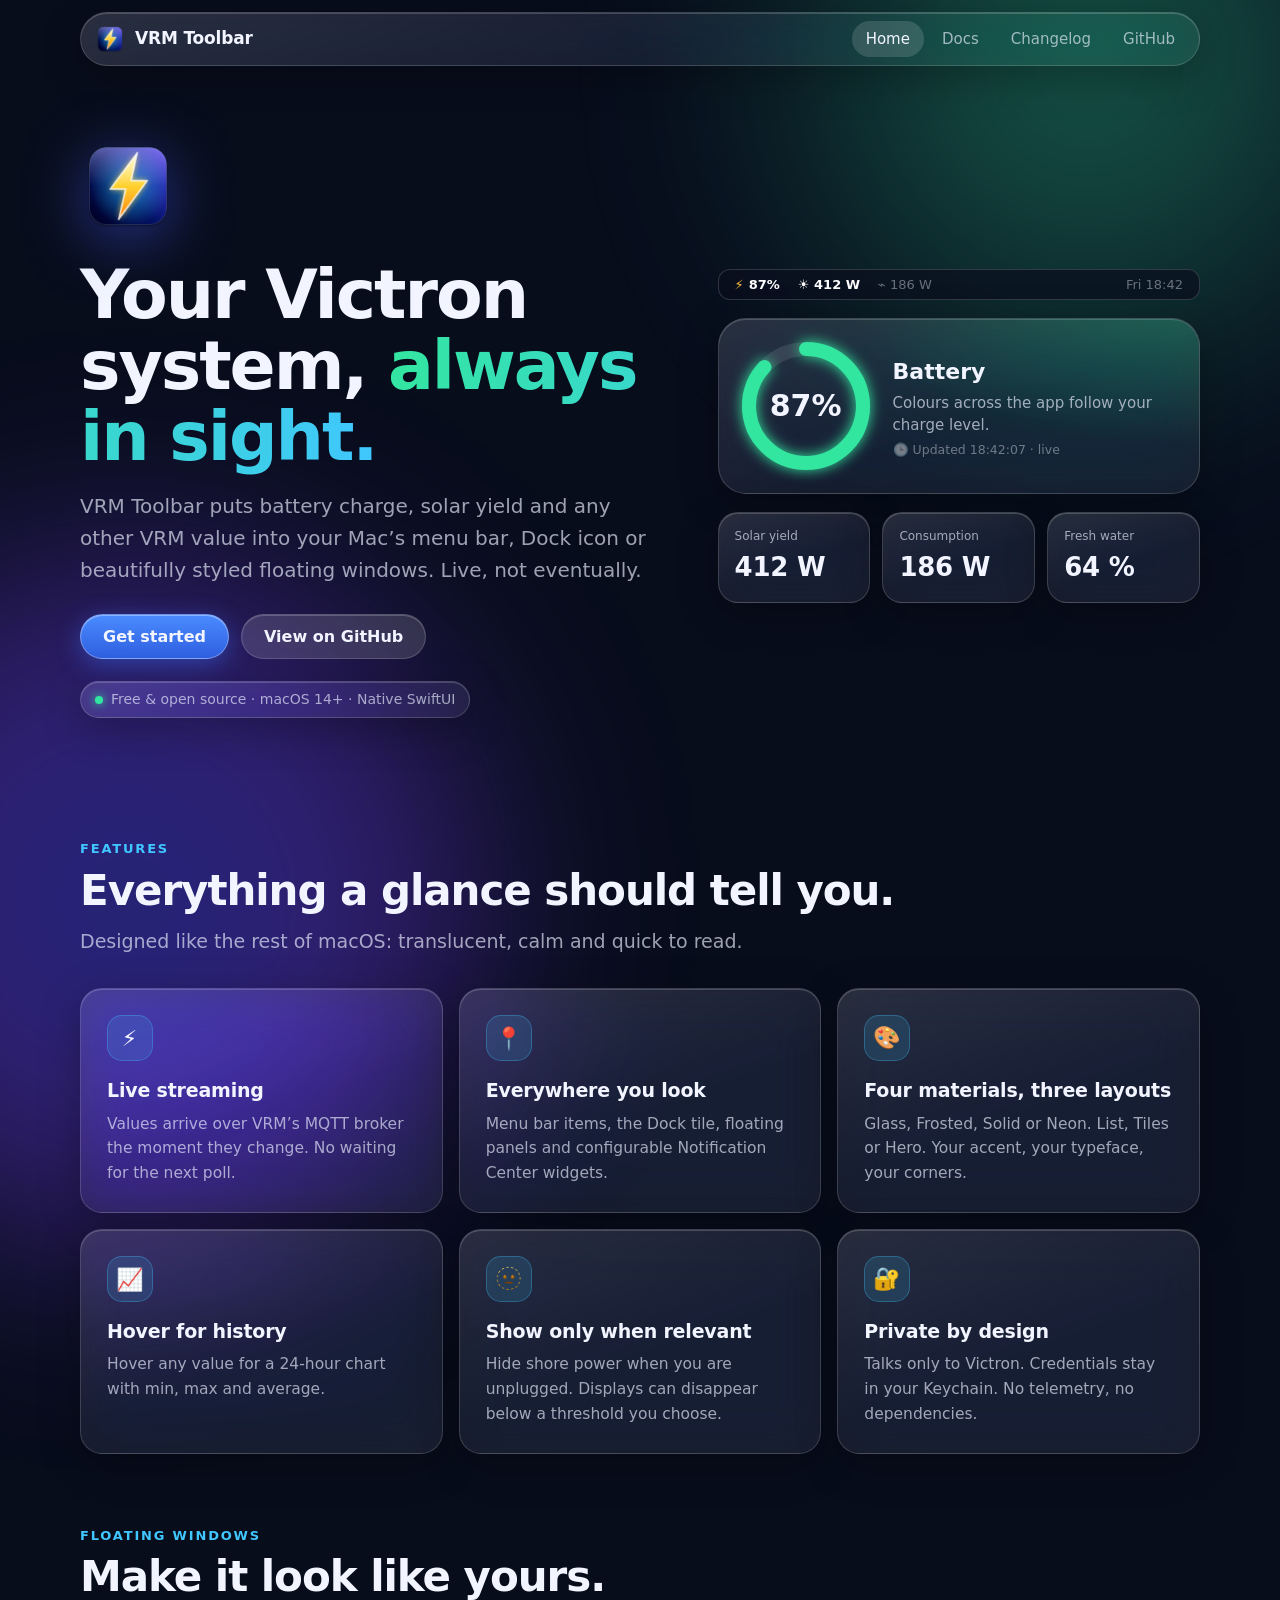
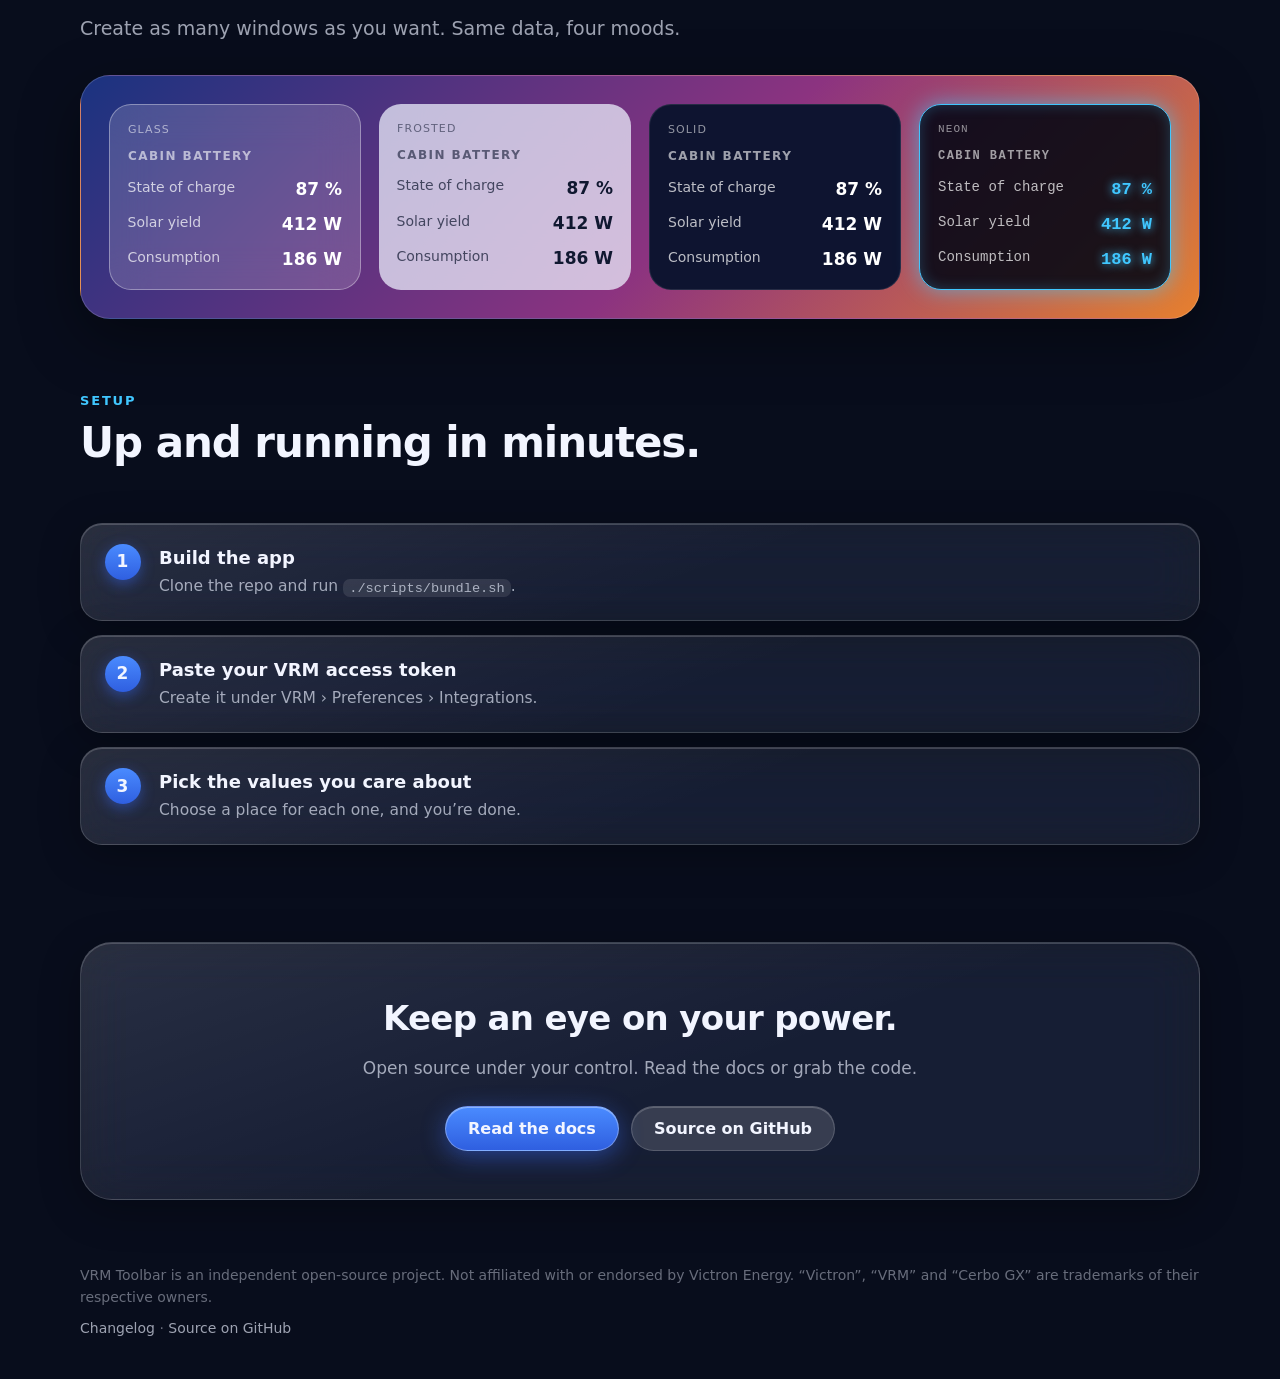
<file: docs/index.html>
<!DOCTYPE html>
<html lang="en"><head><meta charset="utf-8">
<meta name="viewport" content="width=device-width, initial-scale=1">
<title>VRM Toolbar — your Victron battery, always in sight</title>
<meta name="description" content="A native Mac menu bar, Dock and floating-window display for your Victron VRM installation. Live values, history charts, Liquid Glass design.">
<meta name="theme-color" content="#080d1c">
<link rel="icon" href="assets/favicon.png">
<link rel="stylesheet" href="assets/style.css">
</head><body><header class="topbar glass">
<a class="brand" href="index.html"><img src="assets/icon.png" alt="">VRM Toolbar</a>
<nav><a class="hide-sm on" href="index.html">Home</a><a class="" href="getting-started.html">Docs</a><a class="" href="changelog.html">Changelog</a><a class="" href="https://github.com/svenwal/VRM-Toolbar">GitHub</a></nav>
</header>
<div class="wrap">
<section class="hero"><div>
<img class="app-icon" src="assets/icon.png" alt="VRM Toolbar app icon">
<h1>Your Victron system, <em>always in sight.</em></h1>
<p class="lead">VRM Toolbar puts battery charge, solar yield and any other VRM value into your Mac’s menu bar, Dock icon or beautifully styled floating windows. Live, not eventually.</p>
<div class="actions"><a class="btn primary" href="getting-started.html">Get started</a><a class="btn" href="https://github.com/svenwal/VRM-Toolbar">View on GitHub</a></div>
<p style="margin-top:22px"><span class="badge glass"><i></i>Free &amp; open source · macOS 14+ · Native SwiftUI</span></p>
</div>
<div class="stage" aria-hidden="true">
<div class="menubar"><span class="v"><span class="bolt">⚡</span>87%</span><span class="v">☀︎ 412 W</span><span class="v dim">⌁ 186 W</span><span class="spacer"></span><span class="dim">Fri 18:42</span></div>
<div class="overview glass"><div class="ring" id="ring"><svg viewBox="0 0 130 130"><circle class="track" cx="65" cy="65" r="57" pathLength="100"/><circle class="bar" cx="65" cy="65" r="57" pathLength="100"/></svg><b id="pct">87%</b></div>
<div style="position:relative;z-index:1"><h3>Battery</h3><p>Colours across the app follow your charge level.</p><p style="font-size:12.5px;color:var(--faint)">🕒 Updated 18:42:07 · live</p></div></div>
<div class="tiles"><div class="tile glass"><small>Solar yield</small><strong>412 W</strong></div><div class="tile glass"><small>Consumption</small><strong>186 W</strong></div><div class="tile glass"><small>Fresh water</small><strong>64 %</strong></div></div>
</div></section>

<section class="block"><div class="eyebrow">Features</div><h2 class="title">Everything a glance should tell you.</h2>
<p class="sub">Designed like the rest of macOS: translucent, calm and quick to read.</p>
<div class="grid3">
<div class="card glass"><div class="ico">⚡</div><h3>Live streaming</h3><p>Values arrive over VRM’s MQTT broker the moment they change. No waiting for the next poll.</p></div>
<div class="card glass"><div class="ico">📍</div><h3>Everywhere you look</h3><p>Menu bar items, the Dock tile, floating panels and configurable Notification Center widgets.</p></div>
<div class="card glass"><div class="ico">🎨</div><h3>Four materials, three layouts</h3><p>Glass, Frosted, Solid or Neon. List, Tiles or Hero. Your accent, your typeface, your corners.</p></div>
<div class="card glass"><div class="ico">📈</div><h3>Hover for history</h3><p>Hover any value for a 24-hour chart with min, max and average.</p></div>
<div class="card glass"><div class="ico">🫥</div><h3>Show only when relevant</h3><p>Hide shore power when you are unplugged. Displays can disappear below a threshold you choose.</p></div>
<div class="card glass"><div class="ico">🔐</div><h3>Private by design</h3><p>Talks only to Victron. Credentials stay in your Keychain. No telemetry, no dependencies.</p></div>
</div></section>

<section class="block"><div class="eyebrow">Floating windows</div><h2 class="title">Make it look like yours.</h2>
<p class="sub">Create as many windows as you want. Same data, four moods.</p>
<div class="showcase" aria-hidden="true"><div class="fw glass-m"><span class="tag">Glass</span><h4>Cabin battery</h4>
<div class="row"><span>State of charge</span><span>87 %</span></div>
<div class="row"><span>Solar yield</span><span>412 W</span></div>
<div class="row"><span>Consumption</span><span>186 W</span></div></div><div class="fw frosted"><span class="tag">Frosted</span><h4>Cabin battery</h4>
<div class="row"><span>State of charge</span><span>87 %</span></div>
<div class="row"><span>Solar yield</span><span>412 W</span></div>
<div class="row"><span>Consumption</span><span>186 W</span></div></div><div class="fw solid"><span class="tag">Solid</span><h4>Cabin battery</h4>
<div class="row"><span>State of charge</span><span>87 %</span></div>
<div class="row"><span>Solar yield</span><span>412 W</span></div>
<div class="row"><span>Consumption</span><span>186 W</span></div></div><div class="fw neon"><span class="tag">Neon</span><h4>Cabin battery</h4>
<div class="row"><span>State of charge</span><span>87 %</span></div>
<div class="row"><span>Solar yield</span><span>412 W</span></div>
<div class="row"><span>Consumption</span><span>186 W</span></div></div></div></section>

<section class="block"><div class="eyebrow">Setup</div><h2 class="title">Up and running in minutes.</h2><br>
<ol class="steps">
<li class="glass"><div><b>Build the app</b><span>Clone the repo and run <code>./scripts/bundle.sh</code>.</span></div></li>
<li class="glass"><div><b>Paste your VRM access token</b><span>Create it under VRM › Preferences › Integrations.</span></div></li>
<li class="glass"><div><b>Pick the values you care about</b><span>Choose a place for each one, and you’re done.</span></div></li>
</ol></section>

<section class="cta glass"><h2>Keep an eye on your power.</h2><p>Open source under your control. Read the docs or grab the code.</p>
<div class="actions" style="display:flex;gap:12px;justify-content:center;flex-wrap:wrap"><a class="btn primary" href="getting-started.html">Read the docs</a><a class="btn" href="https://github.com/svenwal/VRM-Toolbar">Source on GitHub</a></div></section>
</div>
<script>
// Cycle the demo ring through the same green → amber → red thresholds the app uses.
(function () {
  var ring = document.getElementById("ring"), pct = document.getElementById("pct");
  var levels = [87, 54, 22, 87], i = 0;
  if (matchMedia("(prefers-reduced-motion: reduce)").matches) return;
  setInterval(function () {
    i = (i + 1) % levels.length; var v = levels[i];
    ring.style.setProperty("--p", v);
    ring.style.setProperty("--c", v > 60 ? "var(--good)" : v > 30 ? "var(--warn)" : "var(--bad)");
    pct.textContent = v + "%";
  }, 3500);
})();
</script><footer><span>VRM Toolbar is an independent open-source project. Not affiliated with or endorsed by Victron Energy. “Victron”, “VRM” and “Cerbo GX” are trademarks of their respective owners.</span>
<span><a href="changelog.html">Changelog</a> · <a href="https://github.com/svenwal/VRM-Toolbar">Source on GitHub</a></span></footer></body></html>
</file>
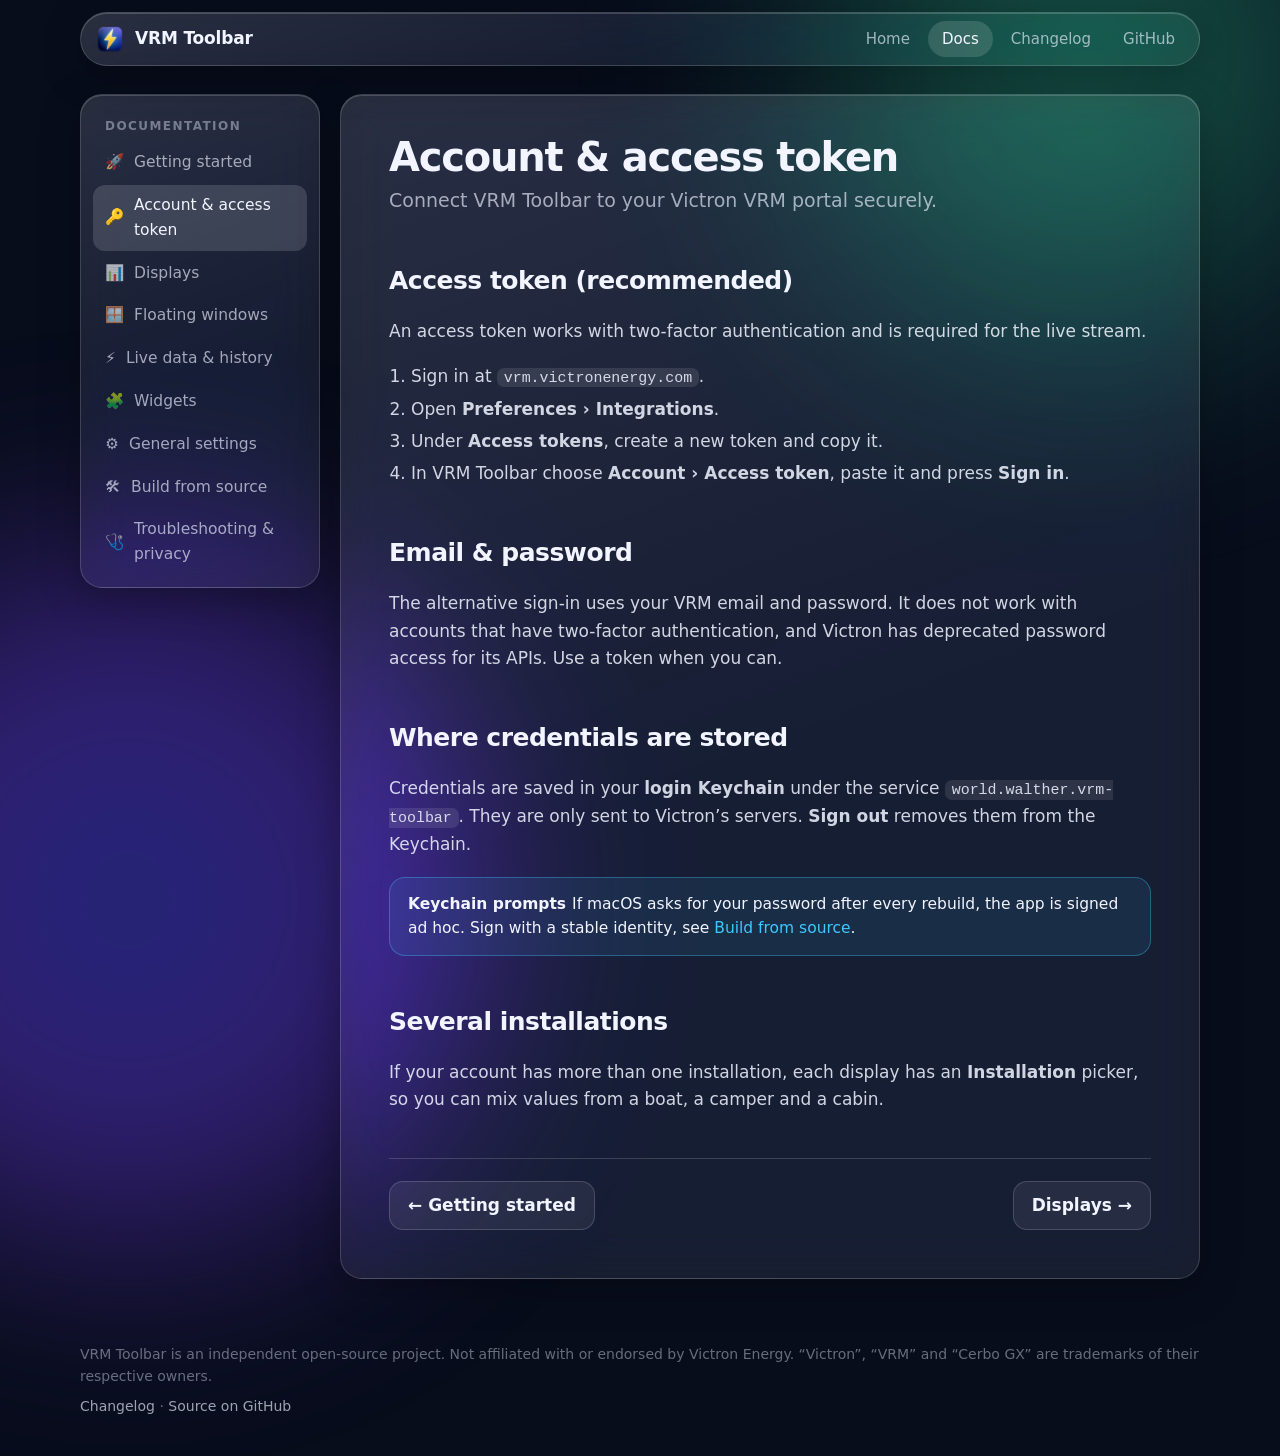
<file: docs/account.html>
<!DOCTYPE html>
<html lang="en"><head><meta charset="utf-8">
<meta name="viewport" content="width=device-width, initial-scale=1">
<title>Account & access token · VRM Toolbar</title>
<meta name="description" content="Connect VRM Toolbar to your Victron VRM portal securely.">
<meta name="theme-color" content="#080d1c">
<link rel="icon" href="assets/favicon.png">
<link rel="stylesheet" href="assets/style.css">
</head><body><header class="topbar glass">
<a class="brand" href="index.html"><img src="assets/icon.png" alt="">VRM Toolbar</a>
<nav><a class="hide-sm" href="index.html">Home</a><a class=" on" href="getting-started.html">Docs</a><a class="" href="changelog.html">Changelog</a><a class="" href="https://github.com/svenwal/VRM-Toolbar">GitHub</a></nav>
</header>
<div class="docs"><aside class="side glass"><h5>Documentation</h5><a class="" href="getting-started.html"><span>🚀</span>Getting started</a><a class="on" href="account.html"><span>🔑</span>Account & access token</a><a class="" href="displays.html"><span>📊</span>Displays</a><a class="" href="windows.html"><span>🪟</span>Floating windows</a><a class="" href="live-and-history.html"><span>⚡</span>Live data & history</a><a class="" href="widgets.html"><span>🧩</span>Widgets</a><a class="" href="settings.html"><span>⚙️</span>General settings</a><a class="" href="build.html"><span>🛠</span>Build from source</a><a class="" href="troubleshooting.html"><span>🩺</span>Troubleshooting & privacy</a></aside>
<main class="doc glass"><h1>Account & access token</h1><p class="lede">Connect VRM Toolbar to your Victron VRM portal securely.</p>
<h2>Access token (recommended)</h2>
<p>An access token works with two-factor authentication and is required for the live stream.</p>
<ol><li>Sign in at <code>vrm.victronenergy.com</code>.</li>
<li>Open <b>Preferences › Integrations</b>.</li>
<li>Under <b>Access tokens</b>, create a new token and copy it.</li>
<li>In VRM Toolbar choose <b>Account › Access token</b>, paste it and press <b>Sign in</b>.</li></ol>
<h2>Email &amp; password</h2>
<p>The alternative sign-in uses your VRM email and password. It does not work with accounts that have two-factor authentication, and Victron has deprecated password access for its APIs. Use a token when you can.</p>
<h2>Where credentials are stored</h2>
<p>Credentials are saved in your <b>login Keychain</b> under the service <code>world.walther.vrm-toolbar</code>. They are only sent to Victron’s servers. <b>Sign out</b> removes them from the Keychain.</p>
<div class="note"><b>Keychain prompts</b>If macOS asks for your password after every rebuild, the app is signed ad hoc. Sign with a stable identity, see <a href="build.html">Build from source</a>.</div>
<h2>Several installations</h2>
<p>If your account has more than one installation, each display has an <b>Installation</b> picker, so you can mix values from a boat, a camper and a cabin.</p>

<div class="pager"><a href="getting-started.html">← Getting started</a><a href="displays.html">Displays →</a></div></main></div><footer><span>VRM Toolbar is an independent open-source project. Not affiliated with or endorsed by Victron Energy. “Victron”, “VRM” and “Cerbo GX” are trademarks of their respective owners.</span>
<span><a href="changelog.html">Changelog</a> · <a href="https://github.com/svenwal/VRM-Toolbar">Source on GitHub</a></span></footer></body></html>
</file>
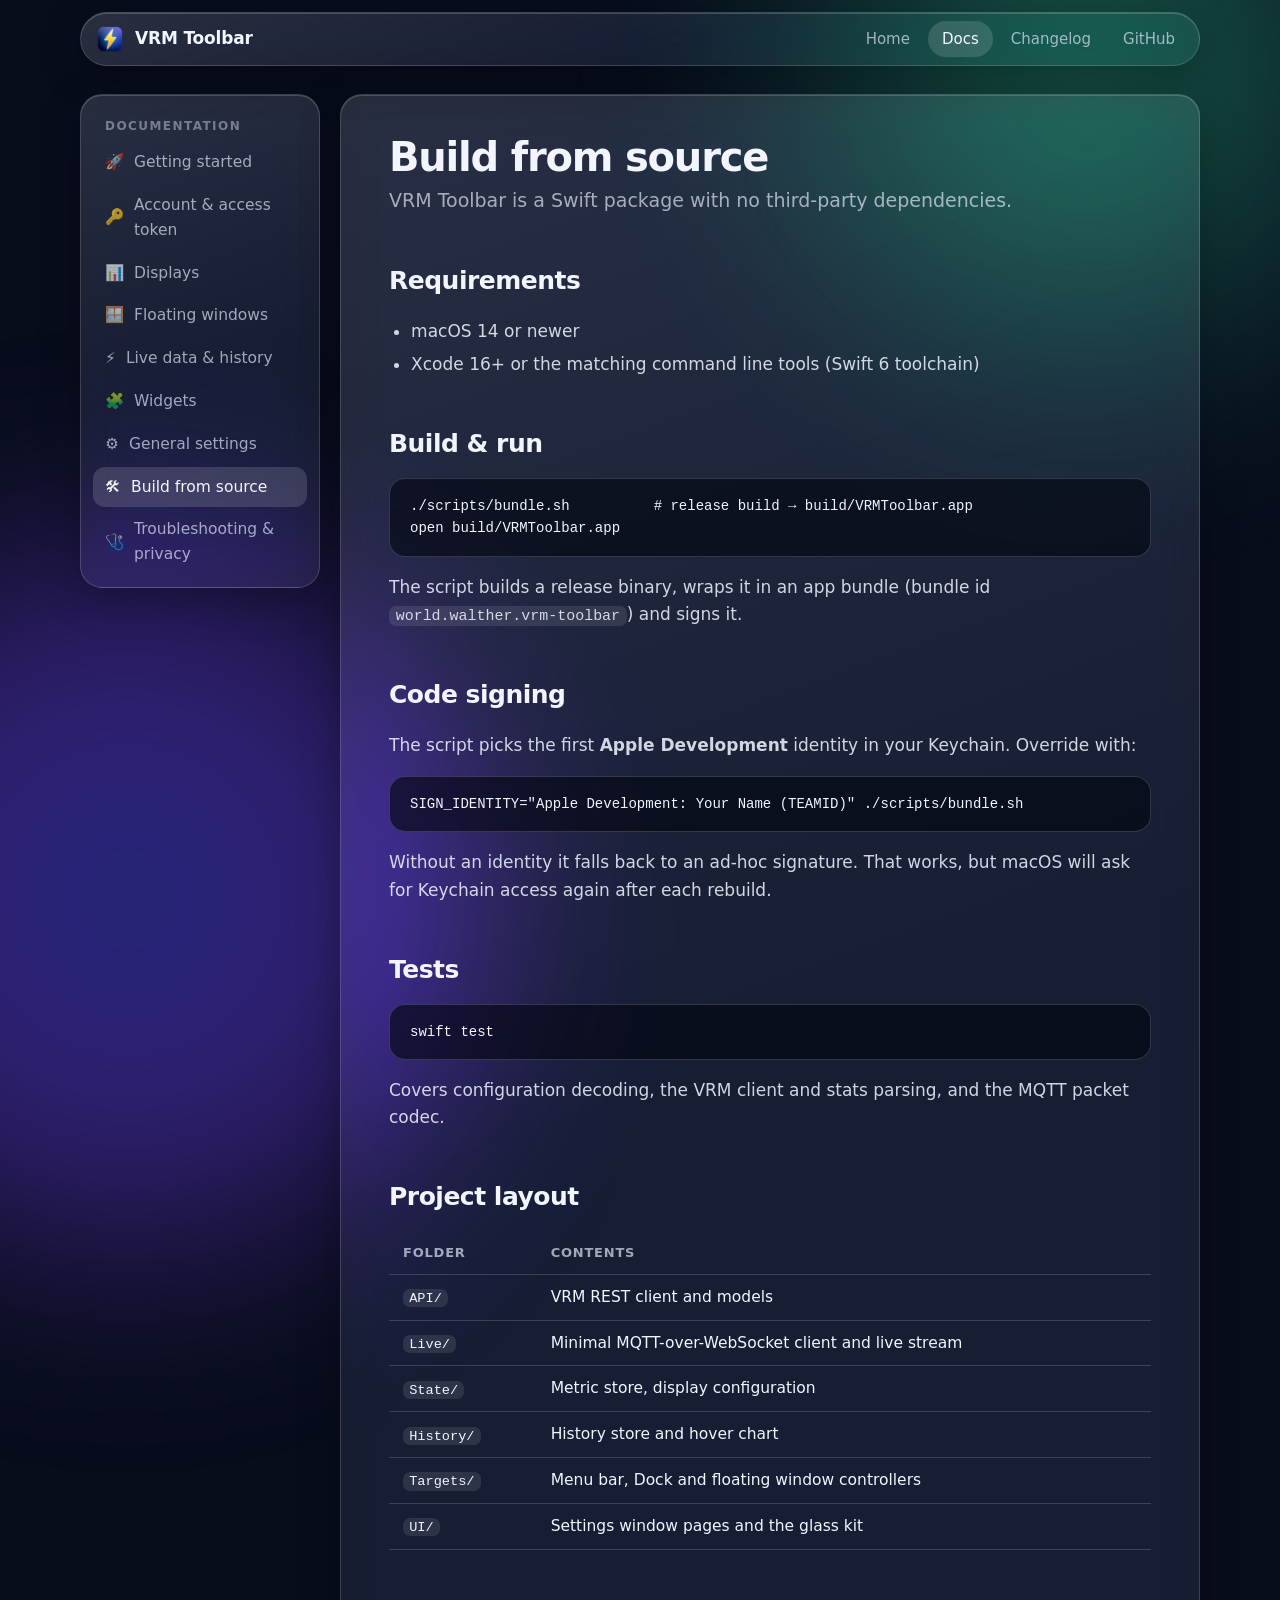
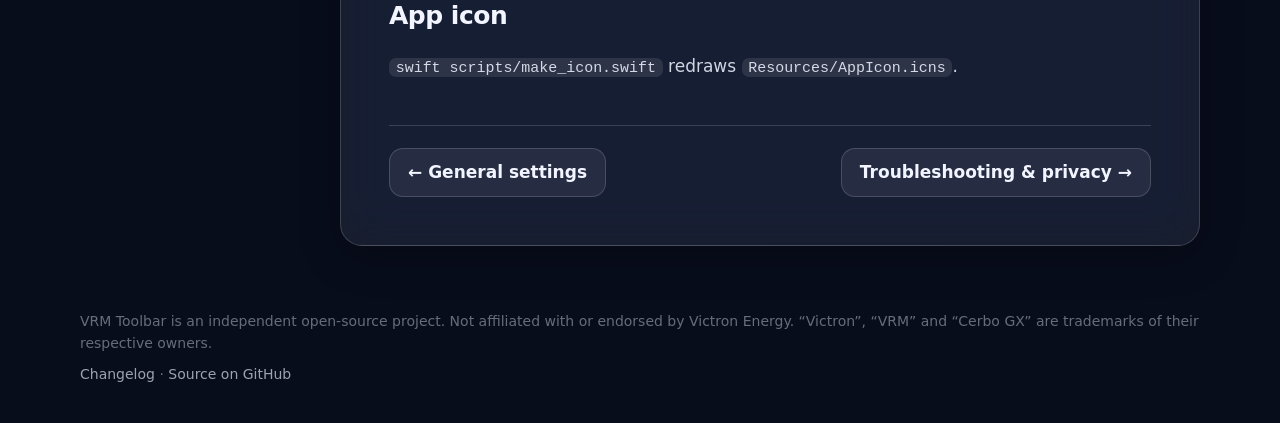
<file: docs/build.html>
<!DOCTYPE html>
<html lang="en"><head><meta charset="utf-8">
<meta name="viewport" content="width=device-width, initial-scale=1">
<title>Build from source · VRM Toolbar</title>
<meta name="description" content="VRM Toolbar is a Swift package with no third-party dependencies.">
<meta name="theme-color" content="#080d1c">
<link rel="icon" href="assets/favicon.png">
<link rel="stylesheet" href="assets/style.css">
</head><body><header class="topbar glass">
<a class="brand" href="index.html"><img src="assets/icon.png" alt="">VRM Toolbar</a>
<nav><a class="hide-sm" href="index.html">Home</a><a class=" on" href="getting-started.html">Docs</a><a class="" href="changelog.html">Changelog</a><a class="" href="https://github.com/svenwal/VRM-Toolbar">GitHub</a></nav>
</header>
<div class="docs"><aside class="side glass"><h5>Documentation</h5><a class="" href="getting-started.html"><span>🚀</span>Getting started</a><a class="" href="account.html"><span>🔑</span>Account & access token</a><a class="" href="displays.html"><span>📊</span>Displays</a><a class="" href="windows.html"><span>🪟</span>Floating windows</a><a class="" href="live-and-history.html"><span>⚡</span>Live data & history</a><a class="" href="widgets.html"><span>🧩</span>Widgets</a><a class="" href="settings.html"><span>⚙️</span>General settings</a><a class="on" href="build.html"><span>🛠</span>Build from source</a><a class="" href="troubleshooting.html"><span>🩺</span>Troubleshooting & privacy</a></aside>
<main class="doc glass"><h1>Build from source</h1><p class="lede">VRM Toolbar is a Swift package with no third-party dependencies.</p>
<h2>Requirements</h2>
<ul><li>macOS 14 or newer</li><li>Xcode 16+ or the matching command line tools (Swift 6 toolchain)</li></ul>
<h2>Build &amp; run</h2>
<pre><code>./scripts/bundle.sh          # release build → build/VRMToolbar.app
open build/VRMToolbar.app</code></pre>
<p>The script builds a release binary, wraps it in an app bundle (bundle id <code>world.walther.vrm-toolbar</code>) and signs it.</p>
<h2>Code signing</h2>
<p>The script picks the first <b>Apple Development</b> identity in your Keychain. Override with:</p>
<pre><code>SIGN_IDENTITY="Apple Development: Your Name (TEAMID)" ./scripts/bundle.sh</code></pre>
<p>Without an identity it falls back to an ad-hoc signature. That works, but macOS will ask for Keychain access again after each rebuild.</p>
<h2>Tests</h2>
<pre><code>swift test</code></pre>
<p>Covers configuration decoding, the VRM client and stats parsing, and the MQTT packet codec.</p>
<h2>Project layout</h2>
<table><tr><th>Folder</th><th>Contents</th></tr>
<tr><td><code>API/</code></td><td>VRM REST client and models</td></tr>
<tr><td><code>Live/</code></td><td>Minimal MQTT-over-WebSocket client and live stream</td></tr>
<tr><td><code>State/</code></td><td>Metric store, display configuration</td></tr>
<tr><td><code>History/</code></td><td>History store and hover chart</td></tr>
<tr><td><code>Targets/</code></td><td>Menu bar, Dock and floating window controllers</td></tr>
<tr><td><code>UI/</code></td><td>Settings window pages and the glass kit</td></tr></table>
<h2>App icon</h2>
<p><code>swift scripts/make_icon.swift</code> redraws <code>Resources/AppIcon.icns</code>.</p>

<div class="pager"><a href="settings.html">← General settings</a><a href="troubleshooting.html">Troubleshooting & privacy →</a></div></main></div><footer><span>VRM Toolbar is an independent open-source project. Not affiliated with or endorsed by Victron Energy. “Victron”, “VRM” and “Cerbo GX” are trademarks of their respective owners.</span>
<span><a href="changelog.html">Changelog</a> · <a href="https://github.com/svenwal/VRM-Toolbar">Source on GitHub</a></span></footer></body></html>
</file>
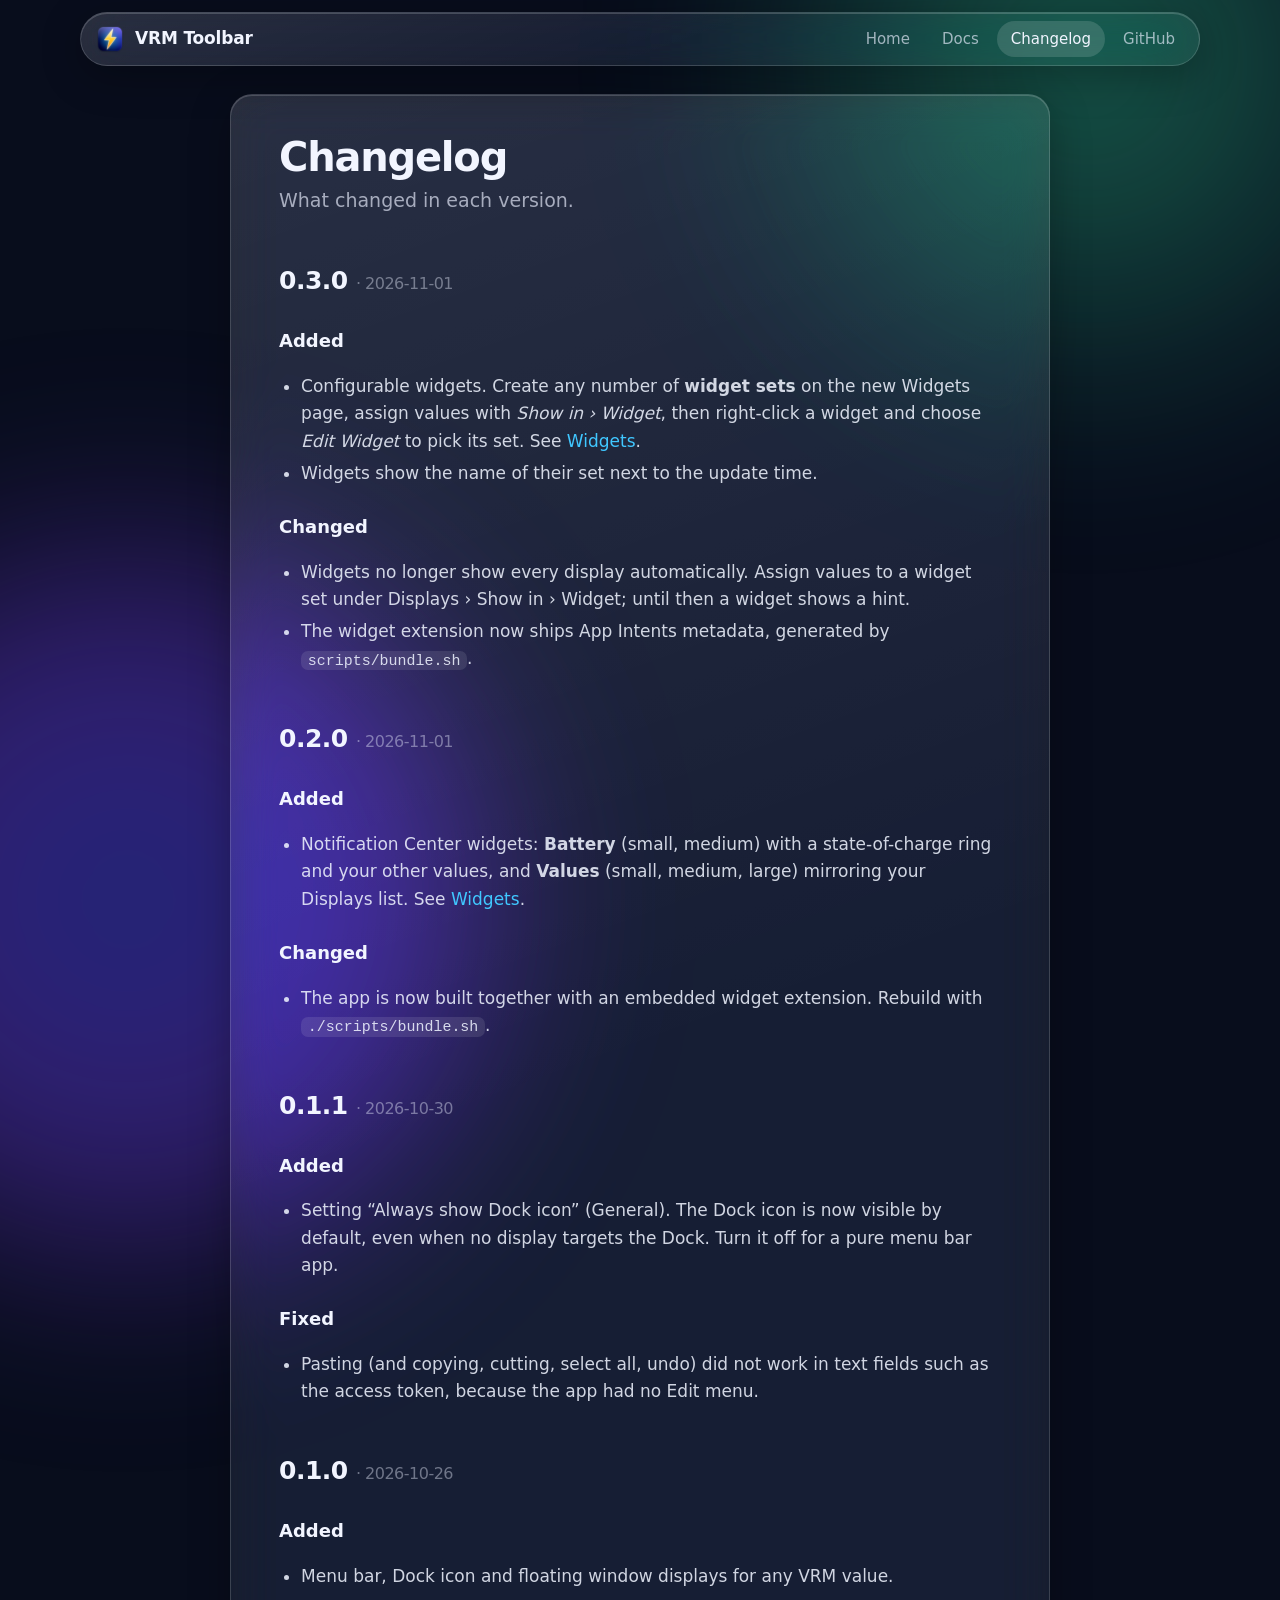
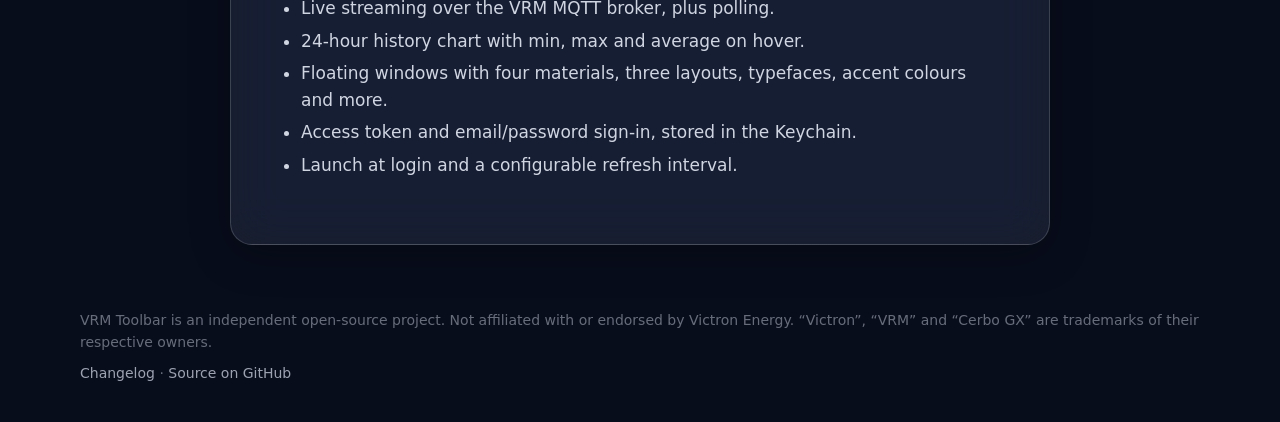
<file: docs/changelog.html>
<!DOCTYPE html>
<html lang="en"><head><meta charset="utf-8">
<meta name="viewport" content="width=device-width, initial-scale=1">
<title>Changelog · VRM Toolbar</title>
<meta name="description" content="What changed in each version of VRM Toolbar.">
<meta name="theme-color" content="#080d1c">
<link rel="icon" href="assets/favicon.png">
<link rel="stylesheet" href="assets/style.css">
</head><body><header class="topbar glass">
<a class="brand" href="index.html"><img src="assets/icon.png" alt="">VRM Toolbar</a>
<nav><a class="hide-sm" href="index.html">Home</a><a class="" href="getting-started.html">Docs</a><a class=" on" href="changelog.html">Changelog</a><a class="" href="https://github.com/svenwal/VRM-Toolbar">GitHub</a></nav>
</header>
<div class="wrap" style="max-width:820px;margin-top:28px"><main class="doc glass"><h1>Changelog</h1><p class="lede">What changed in each version.</p><h2 id="v0.3.0">0.3.0 <span style="color:var(--faint);font-weight:500;font-size:16px">· 2026-11-01</span></h2><h3>Added</h3><ul><li>Configurable widgets. Create any number of <b>widget sets</b> on the new Widgets page, assign values with <i>Show in › Widget</i>, then right-click a widget and choose <i>Edit Widget</i> to pick its set. See <a href="widgets.html">Widgets</a>.</li><li>Widgets show the name of their set next to the update time.</li></ul><h3>Changed</h3><ul><li>Widgets no longer show every display automatically. Assign values to a widget set under Displays › Show in › Widget; until then a widget shows a hint.</li><li>The widget extension now ships App Intents metadata, generated by <code>scripts/bundle.sh</code>.</li></ul><h2 id="v0.2.0">0.2.0 <span style="color:var(--faint);font-weight:500;font-size:16px">· 2026-11-01</span></h2><h3>Added</h3><ul><li>Notification Center widgets: <b>Battery</b> (small, medium) with a state-of-charge ring and your other values, and <b>Values</b> (small, medium, large) mirroring your Displays list. See <a href="widgets.html">Widgets</a>.</li></ul><h3>Changed</h3><ul><li>The app is now built together with an embedded widget extension. Rebuild with <code>./scripts/bundle.sh</code>.</li></ul><h2 id="v0.1.1">0.1.1 <span style="color:var(--faint);font-weight:500;font-size:16px">· 2026-10-30</span></h2><h3>Added</h3><ul><li>Setting “Always show Dock icon” (General). The Dock icon is now visible by default, even when no display targets the Dock. Turn it off for a pure menu bar app.</li></ul><h3>Fixed</h3><ul><li>Pasting (and copying, cutting, select all, undo) did not work in text fields such as the access token, because the app had no Edit menu.</li></ul><h2 id="v0.1.0">0.1.0 <span style="color:var(--faint);font-weight:500;font-size:16px">· 2026-10-26</span></h2><h3>Added</h3><ul><li>Menu bar, Dock icon and floating window displays for any VRM value.</li><li>Live streaming over the VRM MQTT broker, plus polling.</li><li>24-hour history chart with min, max and average on hover.</li><li>Floating windows with four materials, three layouts, typefaces, accent colours and more.</li><li>Access token and email/password sign-in, stored in the Keychain.</li><li>Launch at login and a configurable refresh interval.</li></ul></main></div><footer><span>VRM Toolbar is an independent open-source project. Not affiliated with or endorsed by Victron Energy. “Victron”, “VRM” and “Cerbo GX” are trademarks of their respective owners.</span>
<span><a href="changelog.html">Changelog</a> · <a href="https://github.com/svenwal/VRM-Toolbar">Source on GitHub</a></span></footer></body></html>
</file>
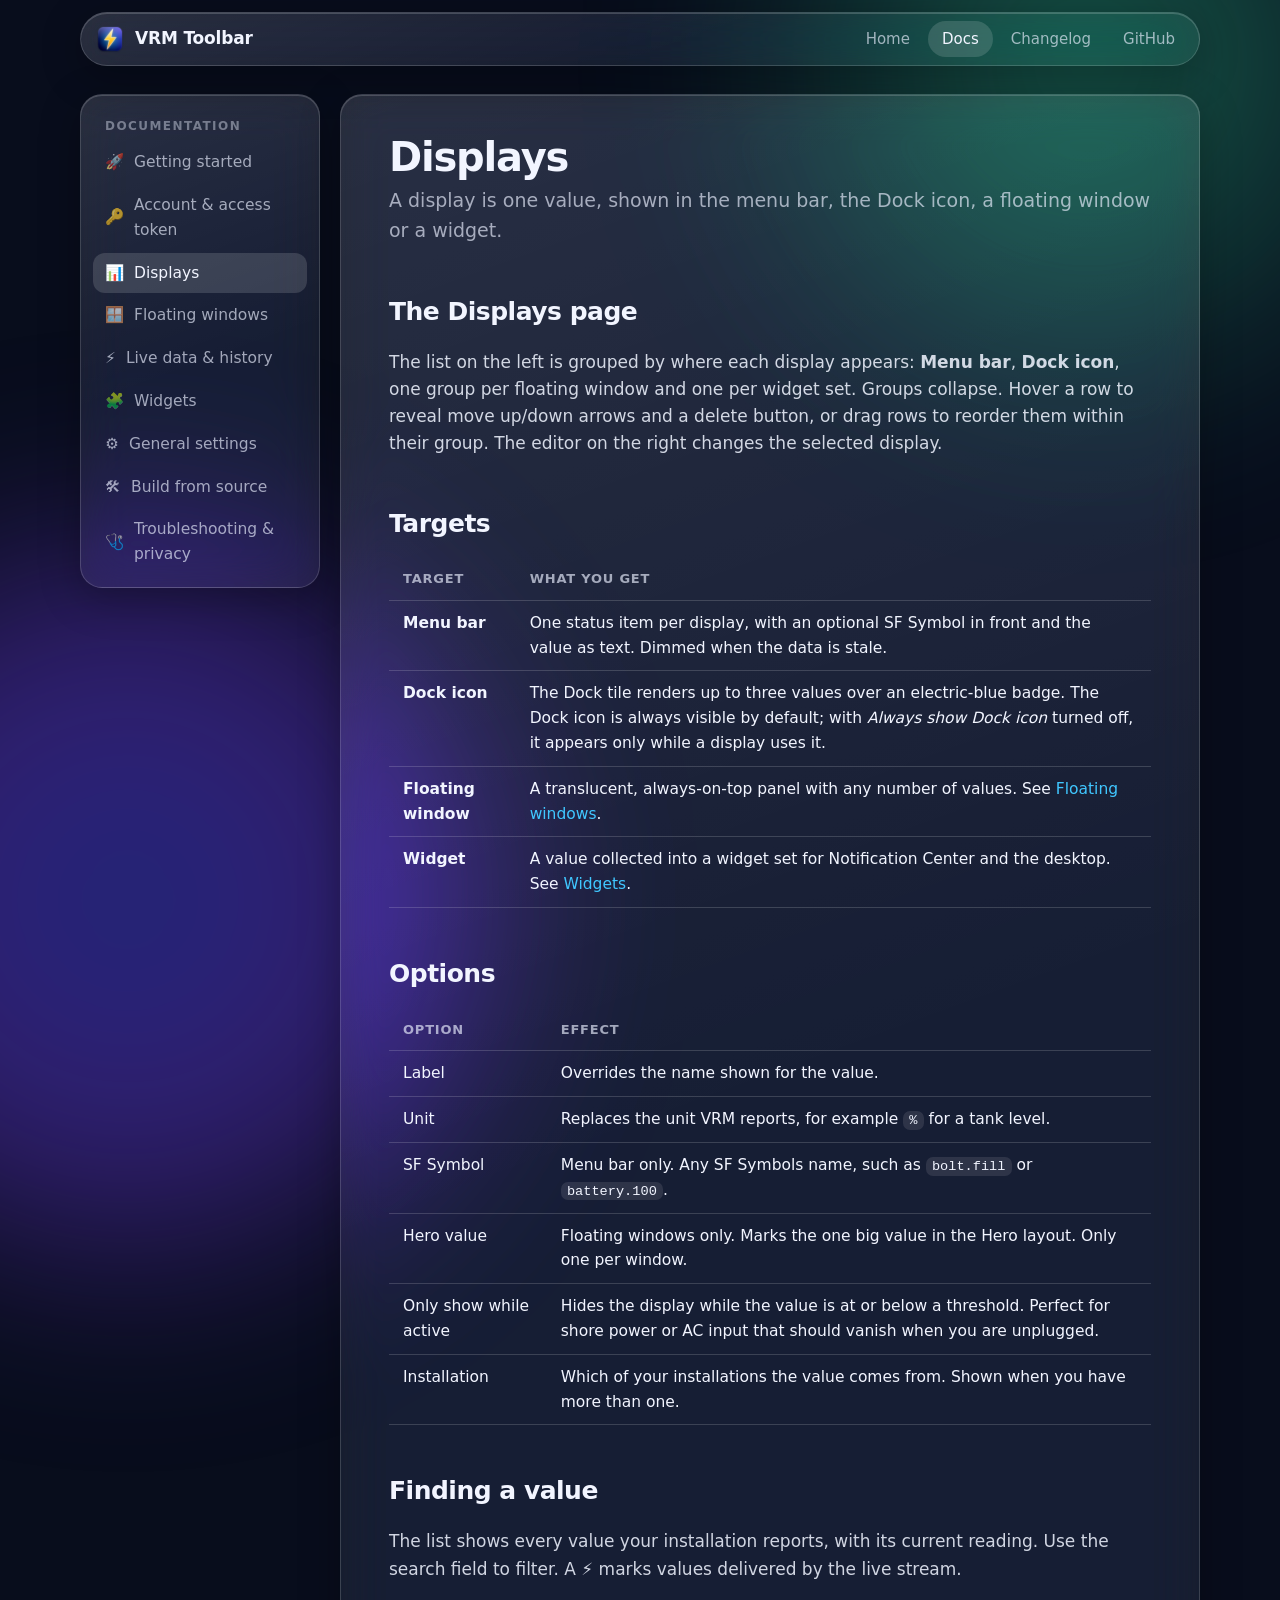
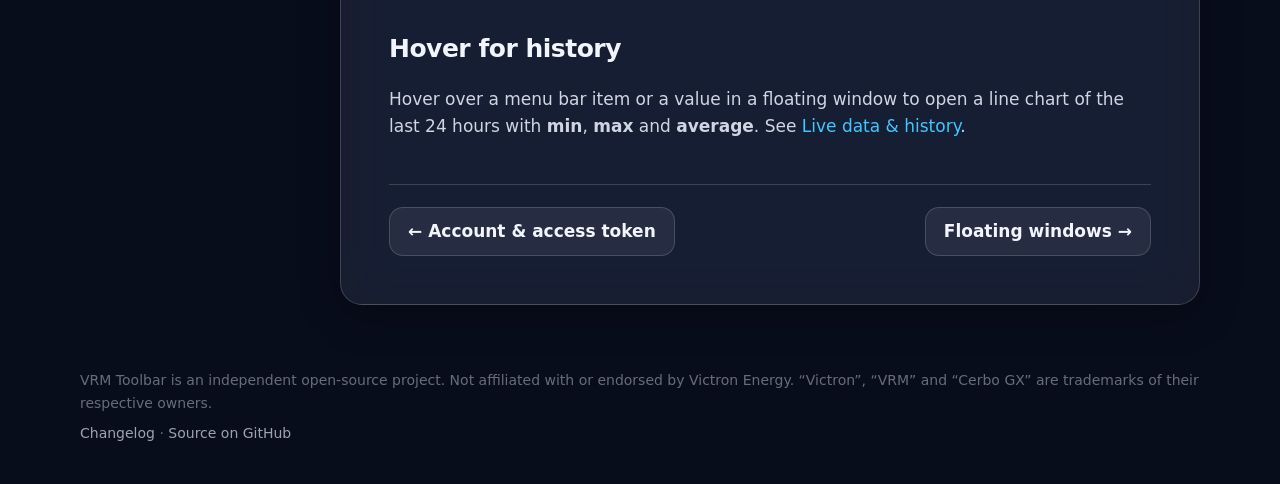
<file: docs/displays.html>
<!DOCTYPE html>
<html lang="en"><head><meta charset="utf-8">
<meta name="viewport" content="width=device-width, initial-scale=1">
<title>Displays · VRM Toolbar</title>
<meta name="description" content="A display is one value, shown in the menu bar, the Dock icon, a floating window or a widget.">
<meta name="theme-color" content="#080d1c">
<link rel="icon" href="assets/favicon.png">
<link rel="stylesheet" href="assets/style.css">
</head><body><header class="topbar glass">
<a class="brand" href="index.html"><img src="assets/icon.png" alt="">VRM Toolbar</a>
<nav><a class="hide-sm" href="index.html">Home</a><a class=" on" href="getting-started.html">Docs</a><a class="" href="changelog.html">Changelog</a><a class="" href="https://github.com/svenwal/VRM-Toolbar">GitHub</a></nav>
</header>
<div class="docs"><aside class="side glass"><h5>Documentation</h5><a class="" href="getting-started.html"><span>🚀</span>Getting started</a><a class="" href="account.html"><span>🔑</span>Account & access token</a><a class="on" href="displays.html"><span>📊</span>Displays</a><a class="" href="windows.html"><span>🪟</span>Floating windows</a><a class="" href="live-and-history.html"><span>⚡</span>Live data & history</a><a class="" href="widgets.html"><span>🧩</span>Widgets</a><a class="" href="settings.html"><span>⚙️</span>General settings</a><a class="" href="build.html"><span>🛠</span>Build from source</a><a class="" href="troubleshooting.html"><span>🩺</span>Troubleshooting & privacy</a></aside>
<main class="doc glass"><h1>Displays</h1><p class="lede">A display is one value, shown in the menu bar, the Dock icon, a floating window or a widget.</p>
<h2>The Displays page</h2>
<p>The list on the left is grouped by where each display appears: <b>Menu bar</b>, <b>Dock icon</b>, one group per floating window and one per widget set. Groups collapse. Hover a row to reveal move up/down arrows and a delete button, or drag rows to reorder them within their group. The editor on the right changes the selected display.</p>
<h2>Targets</h2>
<table><tr><th>Target</th><th>What you get</th></tr>
<tr><td><b>Menu bar</b></td><td>One status item per display, with an optional SF Symbol in front and the value as text. Dimmed when the data is stale.</td></tr>
<tr><td><b>Dock icon</b></td><td>The Dock tile renders up to three values over an electric-blue badge. The Dock icon is always visible by default; with <i>Always show Dock icon</i> turned off, it appears only while a display uses it.</td></tr>
<tr><td><b>Floating window</b></td><td>A translucent, always-on-top panel with any number of values. See <a href="windows.html">Floating windows</a>.</td></tr>
<tr><td><b>Widget</b></td><td>A value collected into a widget set for Notification Center and the desktop. See <a href="widgets.html">Widgets</a>.</td></tr></table>
<h2>Options</h2>
<table><tr><th>Option</th><th>Effect</th></tr>
<tr><td>Label</td><td>Overrides the name shown for the value.</td></tr>
<tr><td>Unit</td><td>Replaces the unit VRM reports, for example <code>%</code> for a tank level.</td></tr>
<tr><td>SF Symbol</td><td>Menu bar only. Any SF Symbols name, such as <code>bolt.fill</code> or <code>battery.100</code>.</td></tr>
<tr><td>Hero value</td><td>Floating windows only. Marks the one big value in the Hero layout. Only one per window.</td></tr>
<tr><td>Only show while active</td><td>Hides the display while the value is at or below a threshold. Perfect for shore power or AC input that should vanish when you are unplugged.</td></tr>
<tr><td>Installation</td><td>Which of your installations the value comes from. Shown when you have more than one.</td></tr></table>
<h2>Finding a value</h2>
<p>The list shows every value your installation reports, with its current reading. Use the search field to filter. A ⚡ marks values delivered by the live stream.</p>
<h2>Hover for history</h2>
<p>Hover over a menu bar item or a value in a floating window to open a line chart of the last 24 hours with <b>min</b>, <b>max</b> and <b>average</b>. See <a href="live-and-history.html">Live data &amp; history</a>.</p>

<div class="pager"><a href="account.html">← Account & access token</a><a href="windows.html">Floating windows →</a></div></main></div><footer><span>VRM Toolbar is an independent open-source project. Not affiliated with or endorsed by Victron Energy. “Victron”, “VRM” and “Cerbo GX” are trademarks of their respective owners.</span>
<span><a href="changelog.html">Changelog</a> · <a href="https://github.com/svenwal/VRM-Toolbar">Source on GitHub</a></span></footer></body></html>
</file>
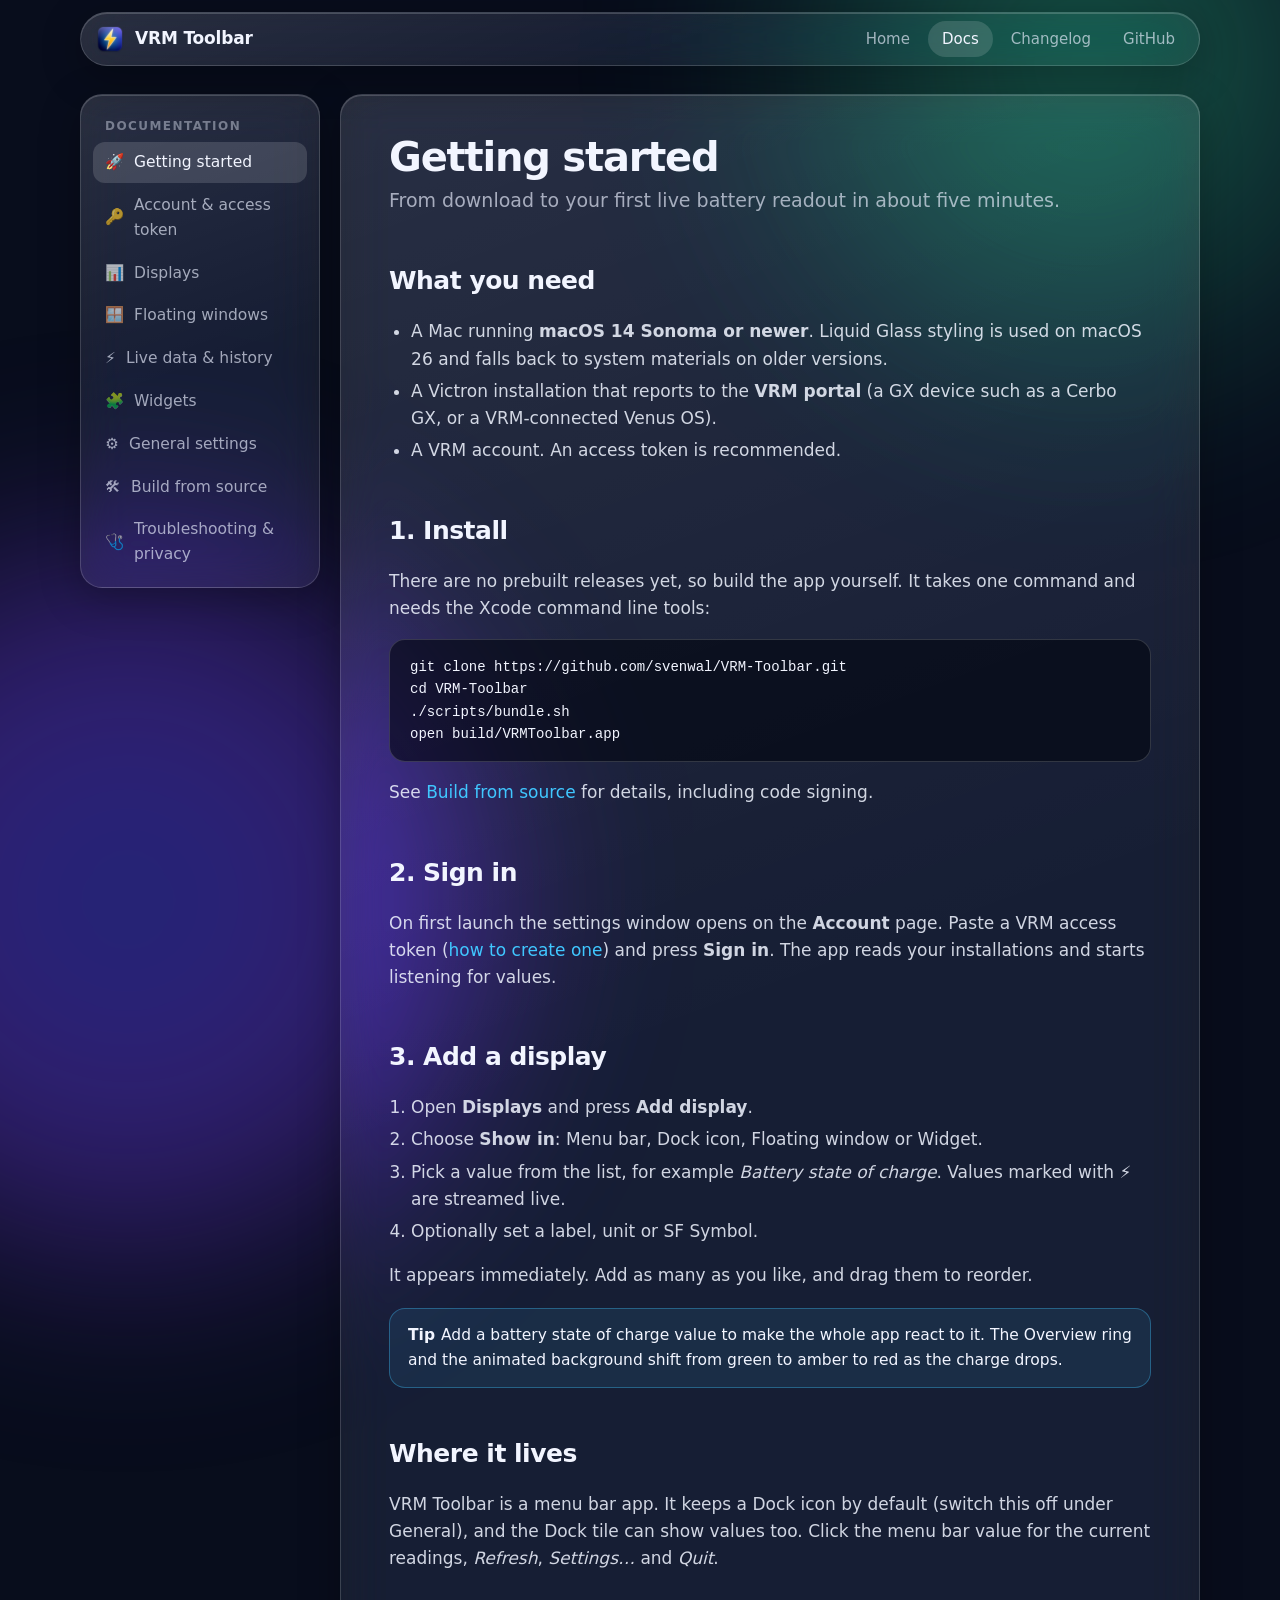
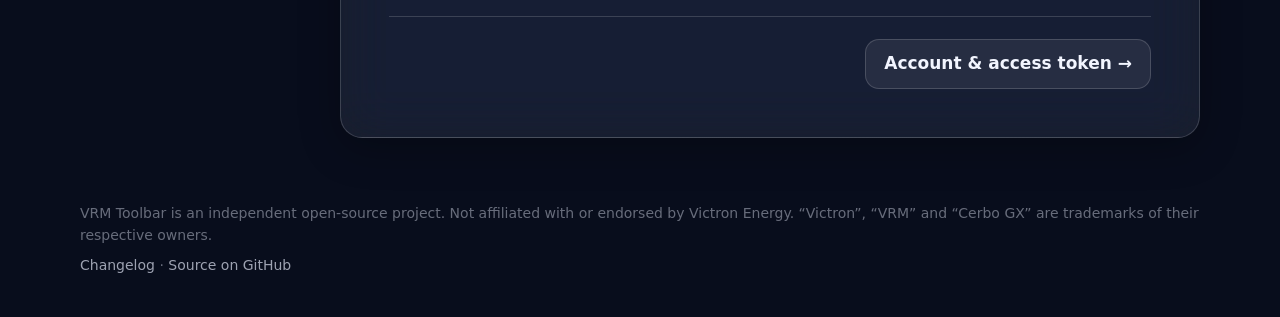
<file: docs/getting-started.html>
<!DOCTYPE html>
<html lang="en"><head><meta charset="utf-8">
<meta name="viewport" content="width=device-width, initial-scale=1">
<title>Getting started · VRM Toolbar</title>
<meta name="description" content="From download to your first live battery readout in about five minutes.">
<meta name="theme-color" content="#080d1c">
<link rel="icon" href="assets/favicon.png">
<link rel="stylesheet" href="assets/style.css">
</head><body><header class="topbar glass">
<a class="brand" href="index.html"><img src="assets/icon.png" alt="">VRM Toolbar</a>
<nav><a class="hide-sm" href="index.html">Home</a><a class=" on" href="getting-started.html">Docs</a><a class="" href="changelog.html">Changelog</a><a class="" href="https://github.com/svenwal/VRM-Toolbar">GitHub</a></nav>
</header>
<div class="docs"><aside class="side glass"><h5>Documentation</h5><a class="on" href="getting-started.html"><span>🚀</span>Getting started</a><a class="" href="account.html"><span>🔑</span>Account & access token</a><a class="" href="displays.html"><span>📊</span>Displays</a><a class="" href="windows.html"><span>🪟</span>Floating windows</a><a class="" href="live-and-history.html"><span>⚡</span>Live data & history</a><a class="" href="widgets.html"><span>🧩</span>Widgets</a><a class="" href="settings.html"><span>⚙️</span>General settings</a><a class="" href="build.html"><span>🛠</span>Build from source</a><a class="" href="troubleshooting.html"><span>🩺</span>Troubleshooting & privacy</a></aside>
<main class="doc glass"><h1>Getting started</h1><p class="lede">From download to your first live battery readout in about five minutes.</p>
<h2>What you need</h2>
<ul><li>A Mac running <b>macOS 14 Sonoma or newer</b>. Liquid Glass styling is used on macOS 26 and falls back to system materials on older versions.</li>
<li>A Victron installation that reports to the <b>VRM portal</b> (a GX device such as a Cerbo GX, or a VRM-connected Venus OS).</li>
<li>A VRM account. An access token is recommended.</li></ul>
<h2>1. Install</h2>
<p>There are no prebuilt releases yet, so build the app yourself. It takes one command and needs the Xcode command line tools:</p>
<pre><code>git clone https://github.com/svenwal/VRM-Toolbar.git
cd VRM-Toolbar
./scripts/bundle.sh
open build/VRMToolbar.app</code></pre>
<p>See <a href="build.html">Build from source</a> for details, including code signing.</p>
<h2>2. Sign in</h2>
<p>On first launch the settings window opens on the <b>Account</b> page. Paste a VRM access token (<a href="account.html">how to create one</a>) and press <b>Sign in</b>. The app reads your installations and starts listening for values.</p>
<h2>3. Add a display</h2>
<ol><li>Open <b>Displays</b> and press <b>Add display</b>.</li>
<li>Choose <b>Show in</b>: Menu bar, Dock icon, Floating window or Widget.</li>
<li>Pick a value from the list, for example <i>Battery state of charge</i>. Values marked with ⚡ are streamed live.</li>
<li>Optionally set a label, unit or SF Symbol.</li></ol>
<p>It appears immediately. Add as many as you like, and drag them to reorder.</p>
<div class="note"><b>Tip</b>Add a battery state of charge value to make the whole app react to it. The Overview ring and the animated background shift from green to amber to red as the charge drops.</div>
<h2>Where it lives</h2>
<p>VRM Toolbar is a menu bar app. It keeps a Dock icon by default (switch this off under General), and the Dock tile can show values too. Click the menu bar value for the current readings, <i>Refresh</i>, <i>Settings…</i> and <i>Quit</i>.</p>

<div class="pager"><span></span><a href="account.html">Account & access token →</a></div></main></div><footer><span>VRM Toolbar is an independent open-source project. Not affiliated with or endorsed by Victron Energy. “Victron”, “VRM” and “Cerbo GX” are trademarks of their respective owners.</span>
<span><a href="changelog.html">Changelog</a> · <a href="https://github.com/svenwal/VRM-Toolbar">Source on GitHub</a></span></footer></body></html>
</file>
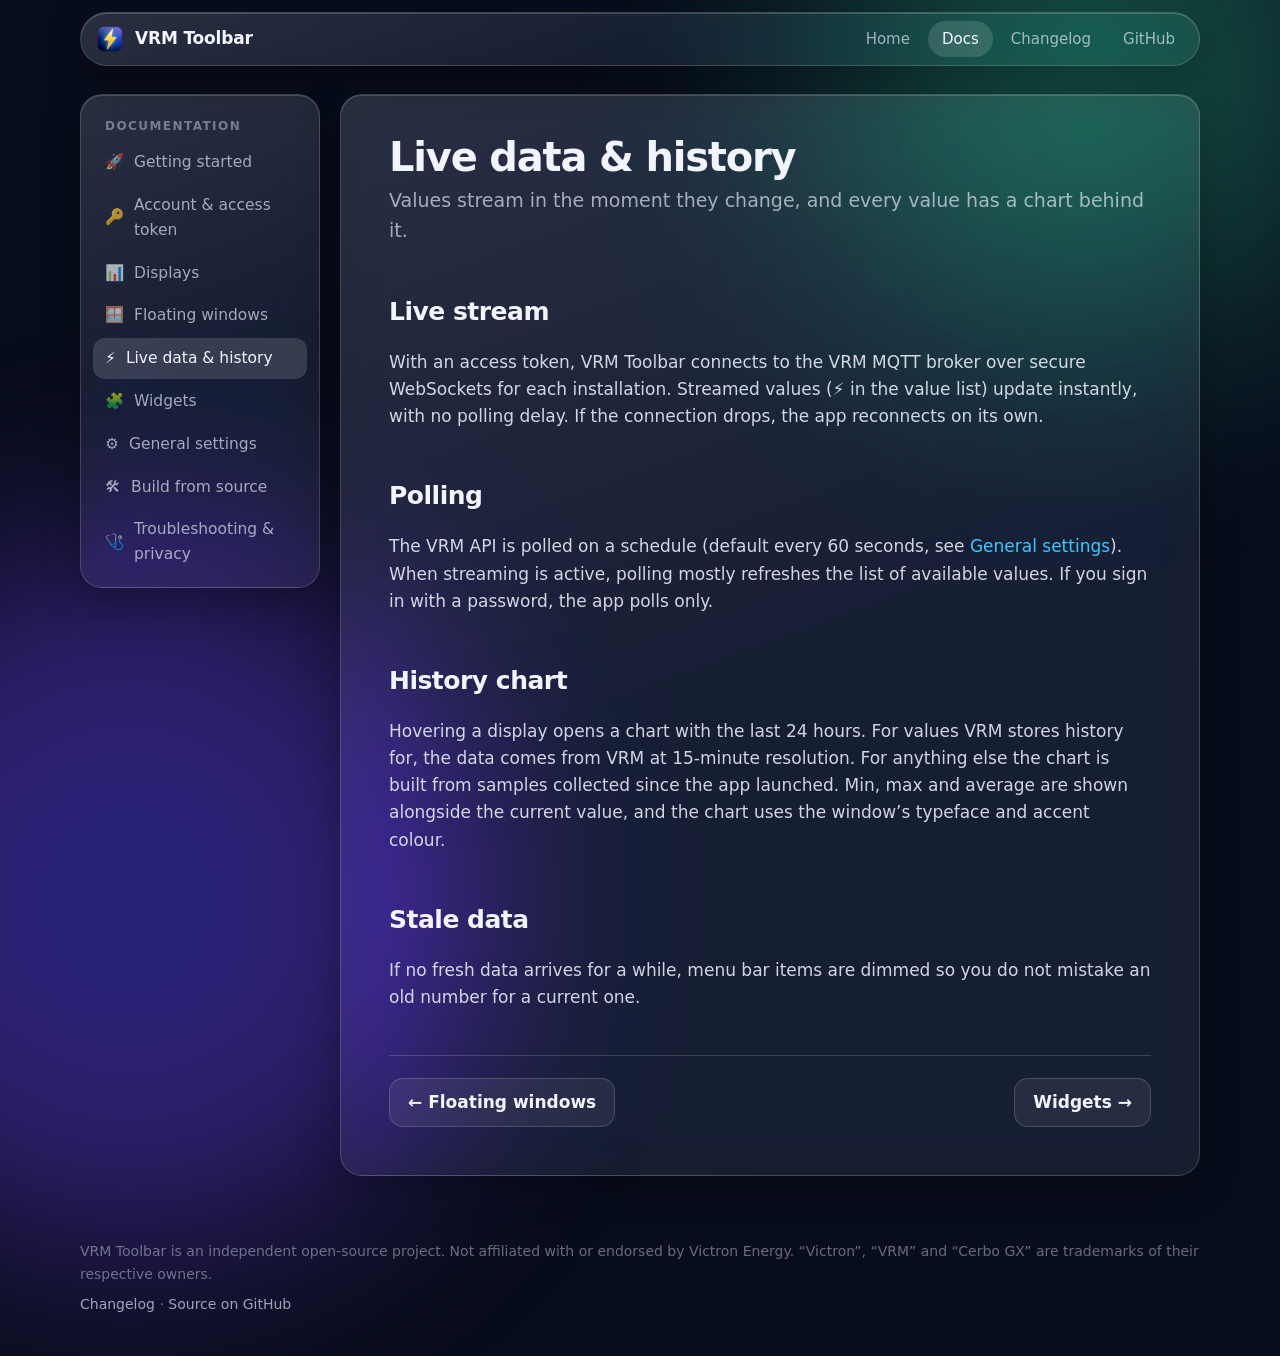
<file: docs/live-and-history.html>
<!DOCTYPE html>
<html lang="en"><head><meta charset="utf-8">
<meta name="viewport" content="width=device-width, initial-scale=1">
<title>Live data & history · VRM Toolbar</title>
<meta name="description" content="Values stream in the moment they change, and every value has a chart behind it.">
<meta name="theme-color" content="#080d1c">
<link rel="icon" href="assets/favicon.png">
<link rel="stylesheet" href="assets/style.css">
</head><body><header class="topbar glass">
<a class="brand" href="index.html"><img src="assets/icon.png" alt="">VRM Toolbar</a>
<nav><a class="hide-sm" href="index.html">Home</a><a class=" on" href="getting-started.html">Docs</a><a class="" href="changelog.html">Changelog</a><a class="" href="https://github.com/svenwal/VRM-Toolbar">GitHub</a></nav>
</header>
<div class="docs"><aside class="side glass"><h5>Documentation</h5><a class="" href="getting-started.html"><span>🚀</span>Getting started</a><a class="" href="account.html"><span>🔑</span>Account & access token</a><a class="" href="displays.html"><span>📊</span>Displays</a><a class="" href="windows.html"><span>🪟</span>Floating windows</a><a class="on" href="live-and-history.html"><span>⚡</span>Live data & history</a><a class="" href="widgets.html"><span>🧩</span>Widgets</a><a class="" href="settings.html"><span>⚙️</span>General settings</a><a class="" href="build.html"><span>🛠</span>Build from source</a><a class="" href="troubleshooting.html"><span>🩺</span>Troubleshooting & privacy</a></aside>
<main class="doc glass"><h1>Live data & history</h1><p class="lede">Values stream in the moment they change, and every value has a chart behind it.</p>
<h2>Live stream</h2>
<p>With an access token, VRM Toolbar connects to the VRM MQTT broker over secure WebSockets for each installation. Streamed values (⚡ in the value list) update instantly, with no polling delay. If the connection drops, the app reconnects on its own.</p>
<h2>Polling</h2>
<p>The VRM API is polled on a schedule (default every 60 seconds, see <a href="settings.html">General settings</a>). When streaming is active, polling mostly refreshes the list of available values. If you sign in with a password, the app polls only.</p>
<h2>History chart</h2>
<p>Hovering a display opens a chart with the last 24 hours. For values VRM stores history for, the data comes from VRM at 15-minute resolution. For anything else the chart is built from samples collected since the app launched. Min, max and average are shown alongside the current value, and the chart uses the window’s typeface and accent colour.</p>
<h2>Stale data</h2>
<p>If no fresh data arrives for a while, menu bar items are dimmed so you do not mistake an old number for a current one.</p>

<div class="pager"><a href="windows.html">← Floating windows</a><a href="widgets.html">Widgets →</a></div></main></div><footer><span>VRM Toolbar is an independent open-source project. Not affiliated with or endorsed by Victron Energy. “Victron”, “VRM” and “Cerbo GX” are trademarks of their respective owners.</span>
<span><a href="changelog.html">Changelog</a> · <a href="https://github.com/svenwal/VRM-Toolbar">Source on GitHub</a></span></footer></body></html>
</file>
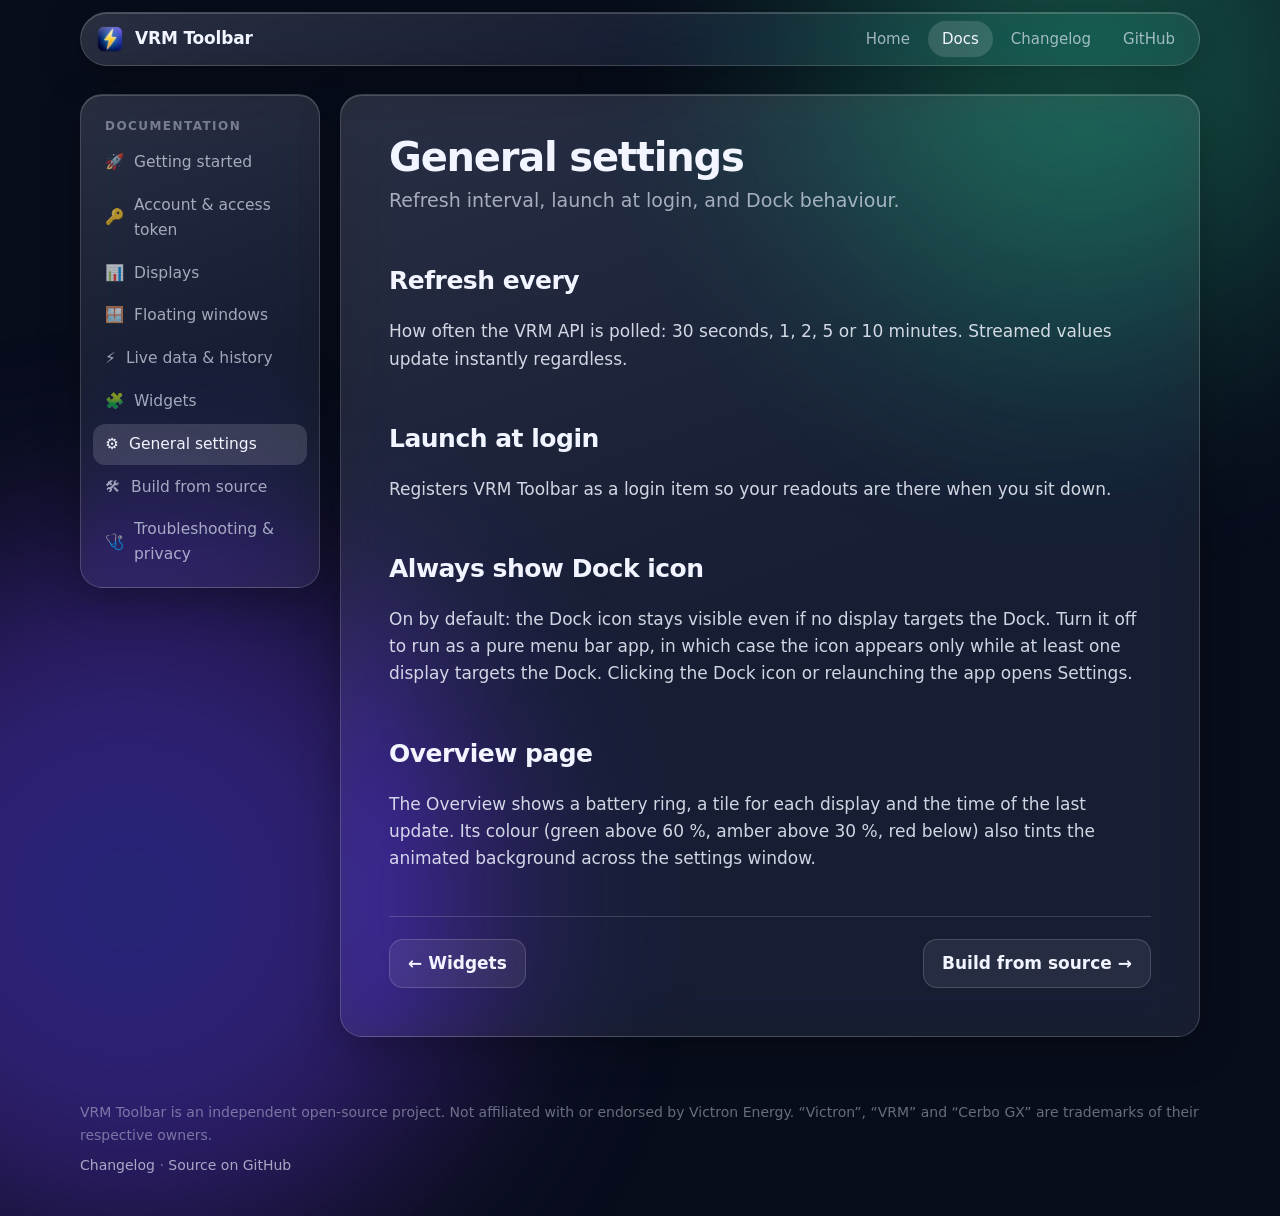
<file: docs/settings.html>
<!DOCTYPE html>
<html lang="en"><head><meta charset="utf-8">
<meta name="viewport" content="width=device-width, initial-scale=1">
<title>General settings · VRM Toolbar</title>
<meta name="description" content="Refresh interval, launch at login, and Dock behaviour.">
<meta name="theme-color" content="#080d1c">
<link rel="icon" href="assets/favicon.png">
<link rel="stylesheet" href="assets/style.css">
</head><body><header class="topbar glass">
<a class="brand" href="index.html"><img src="assets/icon.png" alt="">VRM Toolbar</a>
<nav><a class="hide-sm" href="index.html">Home</a><a class=" on" href="getting-started.html">Docs</a><a class="" href="changelog.html">Changelog</a><a class="" href="https://github.com/svenwal/VRM-Toolbar">GitHub</a></nav>
</header>
<div class="docs"><aside class="side glass"><h5>Documentation</h5><a class="" href="getting-started.html"><span>🚀</span>Getting started</a><a class="" href="account.html"><span>🔑</span>Account & access token</a><a class="" href="displays.html"><span>📊</span>Displays</a><a class="" href="windows.html"><span>🪟</span>Floating windows</a><a class="" href="live-and-history.html"><span>⚡</span>Live data & history</a><a class="" href="widgets.html"><span>🧩</span>Widgets</a><a class="on" href="settings.html"><span>⚙️</span>General settings</a><a class="" href="build.html"><span>🛠</span>Build from source</a><a class="" href="troubleshooting.html"><span>🩺</span>Troubleshooting & privacy</a></aside>
<main class="doc glass"><h1>General settings</h1><p class="lede">Refresh interval, launch at login, and Dock behaviour.</p>
<h2>Refresh every</h2>
<p>How often the VRM API is polled: 30 seconds, 1, 2, 5 or 10 minutes. Streamed values update instantly regardless.</p>
<h2>Launch at login</h2>
<p>Registers VRM Toolbar as a login item so your readouts are there when you sit down.</p>
<h2>Always show Dock icon</h2>
<p>On by default: the Dock icon stays visible even if no display targets the Dock. Turn it off to run as a pure menu bar app, in which case the icon appears only while at least one display targets the Dock. Clicking the Dock icon or relaunching the app opens Settings.</p>
<h2>Overview page</h2>
<p>The Overview shows a battery ring, a tile for each display and the time of the last update. Its colour (green above 60 %, amber above 30 %, red below) also tints the animated background across the settings window.</p>

<div class="pager"><a href="widgets.html">← Widgets</a><a href="build.html">Build from source →</a></div></main></div><footer><span>VRM Toolbar is an independent open-source project. Not affiliated with or endorsed by Victron Energy. “Victron”, “VRM” and “Cerbo GX” are trademarks of their respective owners.</span>
<span><a href="changelog.html">Changelog</a> · <a href="https://github.com/svenwal/VRM-Toolbar">Source on GitHub</a></span></footer></body></html>
</file>
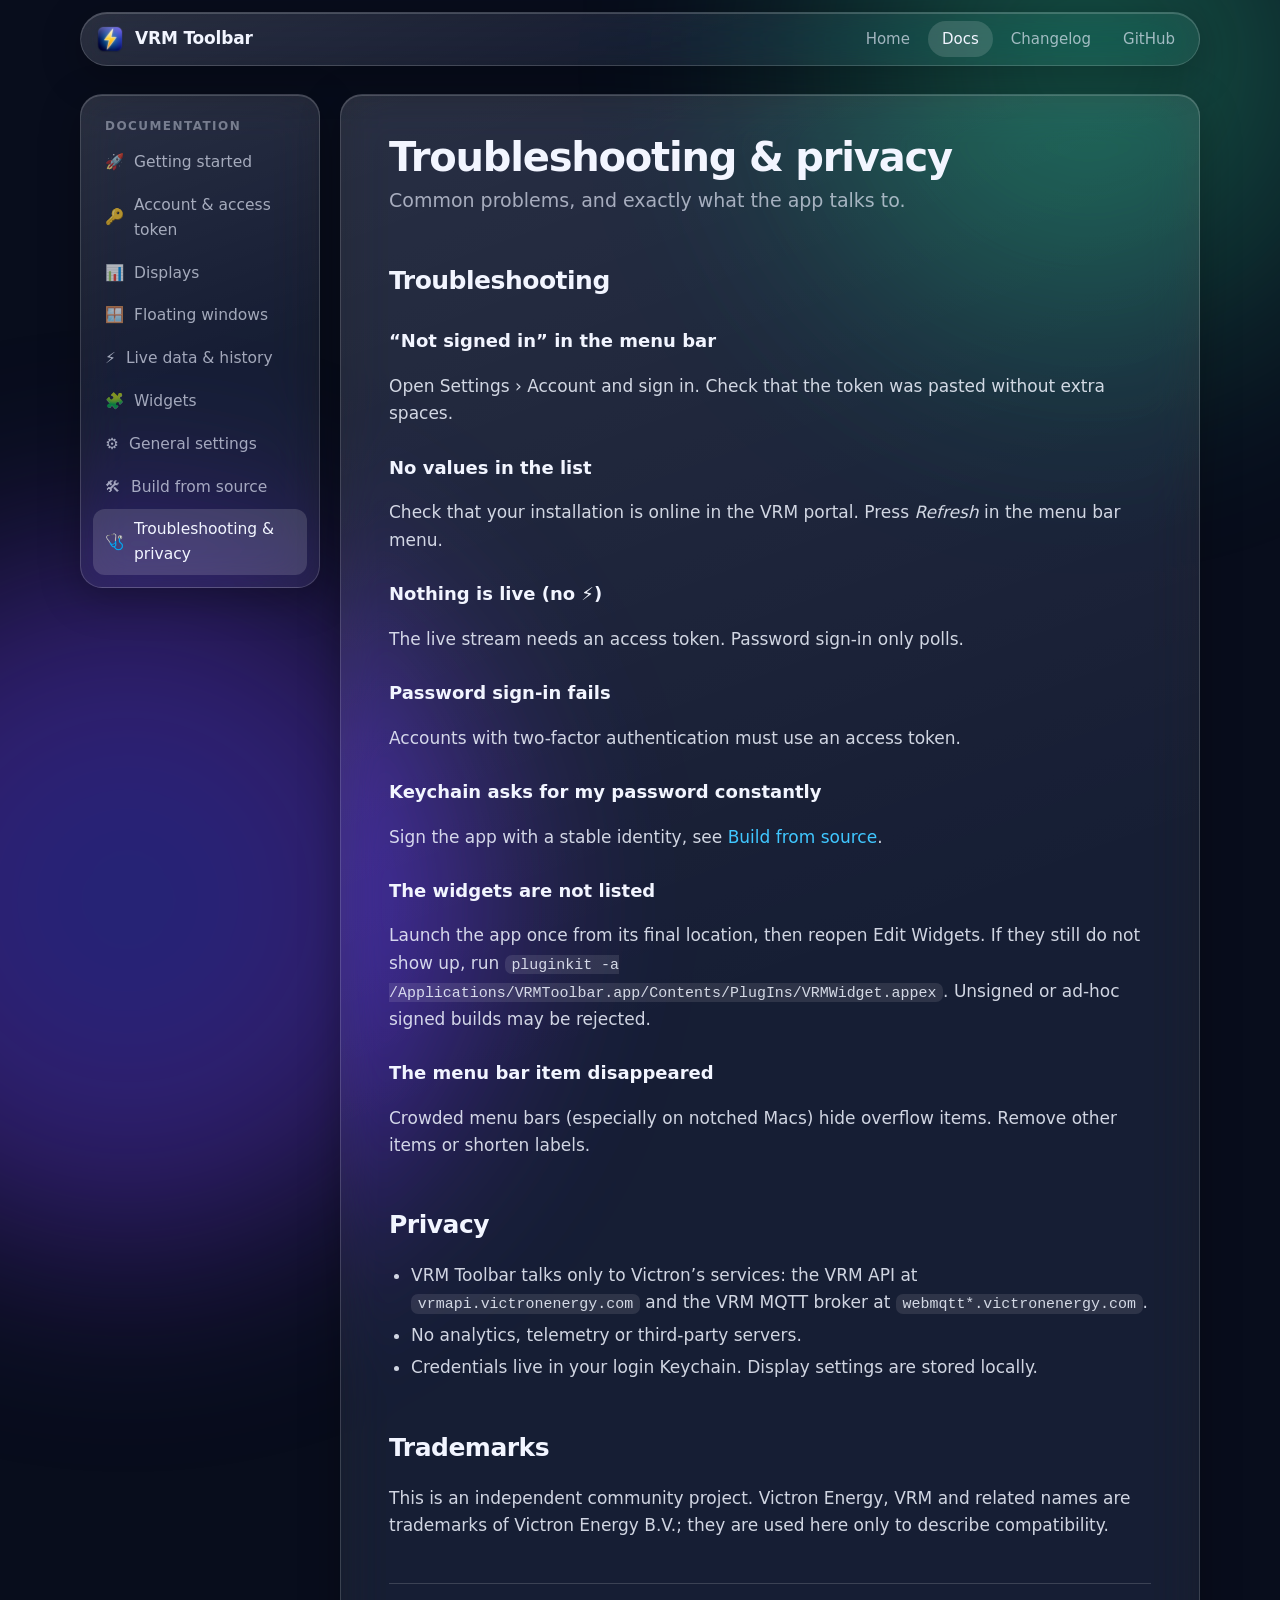
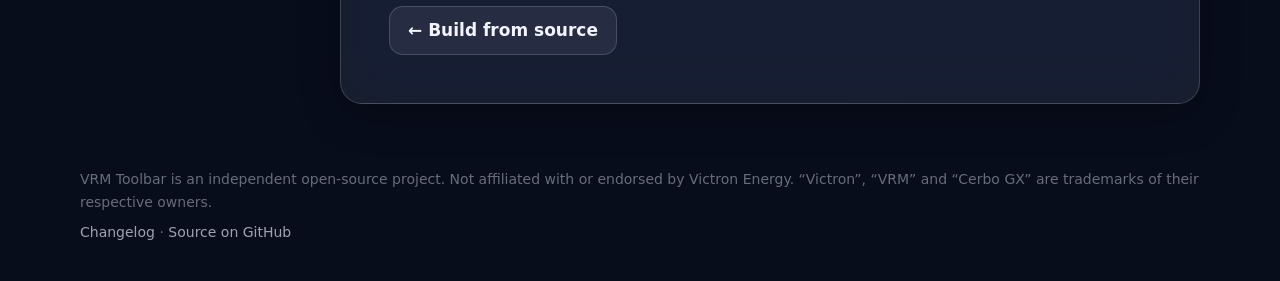
<file: docs/troubleshooting.html>
<!DOCTYPE html>
<html lang="en"><head><meta charset="utf-8">
<meta name="viewport" content="width=device-width, initial-scale=1">
<title>Troubleshooting & privacy · VRM Toolbar</title>
<meta name="description" content="Common problems, and exactly what the app talks to.">
<meta name="theme-color" content="#080d1c">
<link rel="icon" href="assets/favicon.png">
<link rel="stylesheet" href="assets/style.css">
</head><body><header class="topbar glass">
<a class="brand" href="index.html"><img src="assets/icon.png" alt="">VRM Toolbar</a>
<nav><a class="hide-sm" href="index.html">Home</a><a class=" on" href="getting-started.html">Docs</a><a class="" href="changelog.html">Changelog</a><a class="" href="https://github.com/svenwal/VRM-Toolbar">GitHub</a></nav>
</header>
<div class="docs"><aside class="side glass"><h5>Documentation</h5><a class="" href="getting-started.html"><span>🚀</span>Getting started</a><a class="" href="account.html"><span>🔑</span>Account & access token</a><a class="" href="displays.html"><span>📊</span>Displays</a><a class="" href="windows.html"><span>🪟</span>Floating windows</a><a class="" href="live-and-history.html"><span>⚡</span>Live data & history</a><a class="" href="widgets.html"><span>🧩</span>Widgets</a><a class="" href="settings.html"><span>⚙️</span>General settings</a><a class="" href="build.html"><span>🛠</span>Build from source</a><a class="on" href="troubleshooting.html"><span>🩺</span>Troubleshooting & privacy</a></aside>
<main class="doc glass"><h1>Troubleshooting & privacy</h1><p class="lede">Common problems, and exactly what the app talks to.</p>
<h2>Troubleshooting</h2>
<h3>“Not signed in” in the menu bar</h3><p>Open Settings › Account and sign in. Check that the token was pasted without extra spaces.</p>
<h3>No values in the list</h3><p>Check that your installation is online in the VRM portal. Press <i>Refresh</i> in the menu bar menu.</p>
<h3>Nothing is live (no ⚡)</h3><p>The live stream needs an access token. Password sign-in only polls.</p>
<h3>Password sign-in fails</h3><p>Accounts with two-factor authentication must use an access token.</p>
<h3>Keychain asks for my password constantly</h3><p>Sign the app with a stable identity, see <a href="build.html">Build from source</a>.</p>
<h3>The widgets are not listed</h3><p>Launch the app once from its final location, then reopen Edit Widgets. If they still do not show up, run <code>pluginkit -a /Applications/VRMToolbar.app/Contents/PlugIns/VRMWidget.appex</code>. Unsigned or ad-hoc signed builds may be rejected.</p>
<h3>The menu bar item disappeared</h3><p>Crowded menu bars (especially on notched Macs) hide overflow items. Remove other items or shorten labels.</p>
<h2>Privacy</h2>
<ul><li>VRM Toolbar talks only to Victron’s services: the VRM API at <code>vrmapi.victronenergy.com</code> and the VRM MQTT broker at <code>webmqtt*.victronenergy.com</code>.</li>
<li>No analytics, telemetry or third-party servers.</li>
<li>Credentials live in your login Keychain. Display settings are stored locally.</li></ul>
<h2>Trademarks</h2>
<p>This is an independent community project. Victron Energy, VRM and related names are trademarks of Victron Energy B.V.; they are used here only to describe compatibility.</p>

<div class="pager"><a href="build.html">← Build from source</a><span></span></div></main></div><footer><span>VRM Toolbar is an independent open-source project. Not affiliated with or endorsed by Victron Energy. “Victron”, “VRM” and “Cerbo GX” are trademarks of their respective owners.</span>
<span><a href="changelog.html">Changelog</a> · <a href="https://github.com/svenwal/VRM-Toolbar">Source on GitHub</a></span></footer></body></html>
</file>
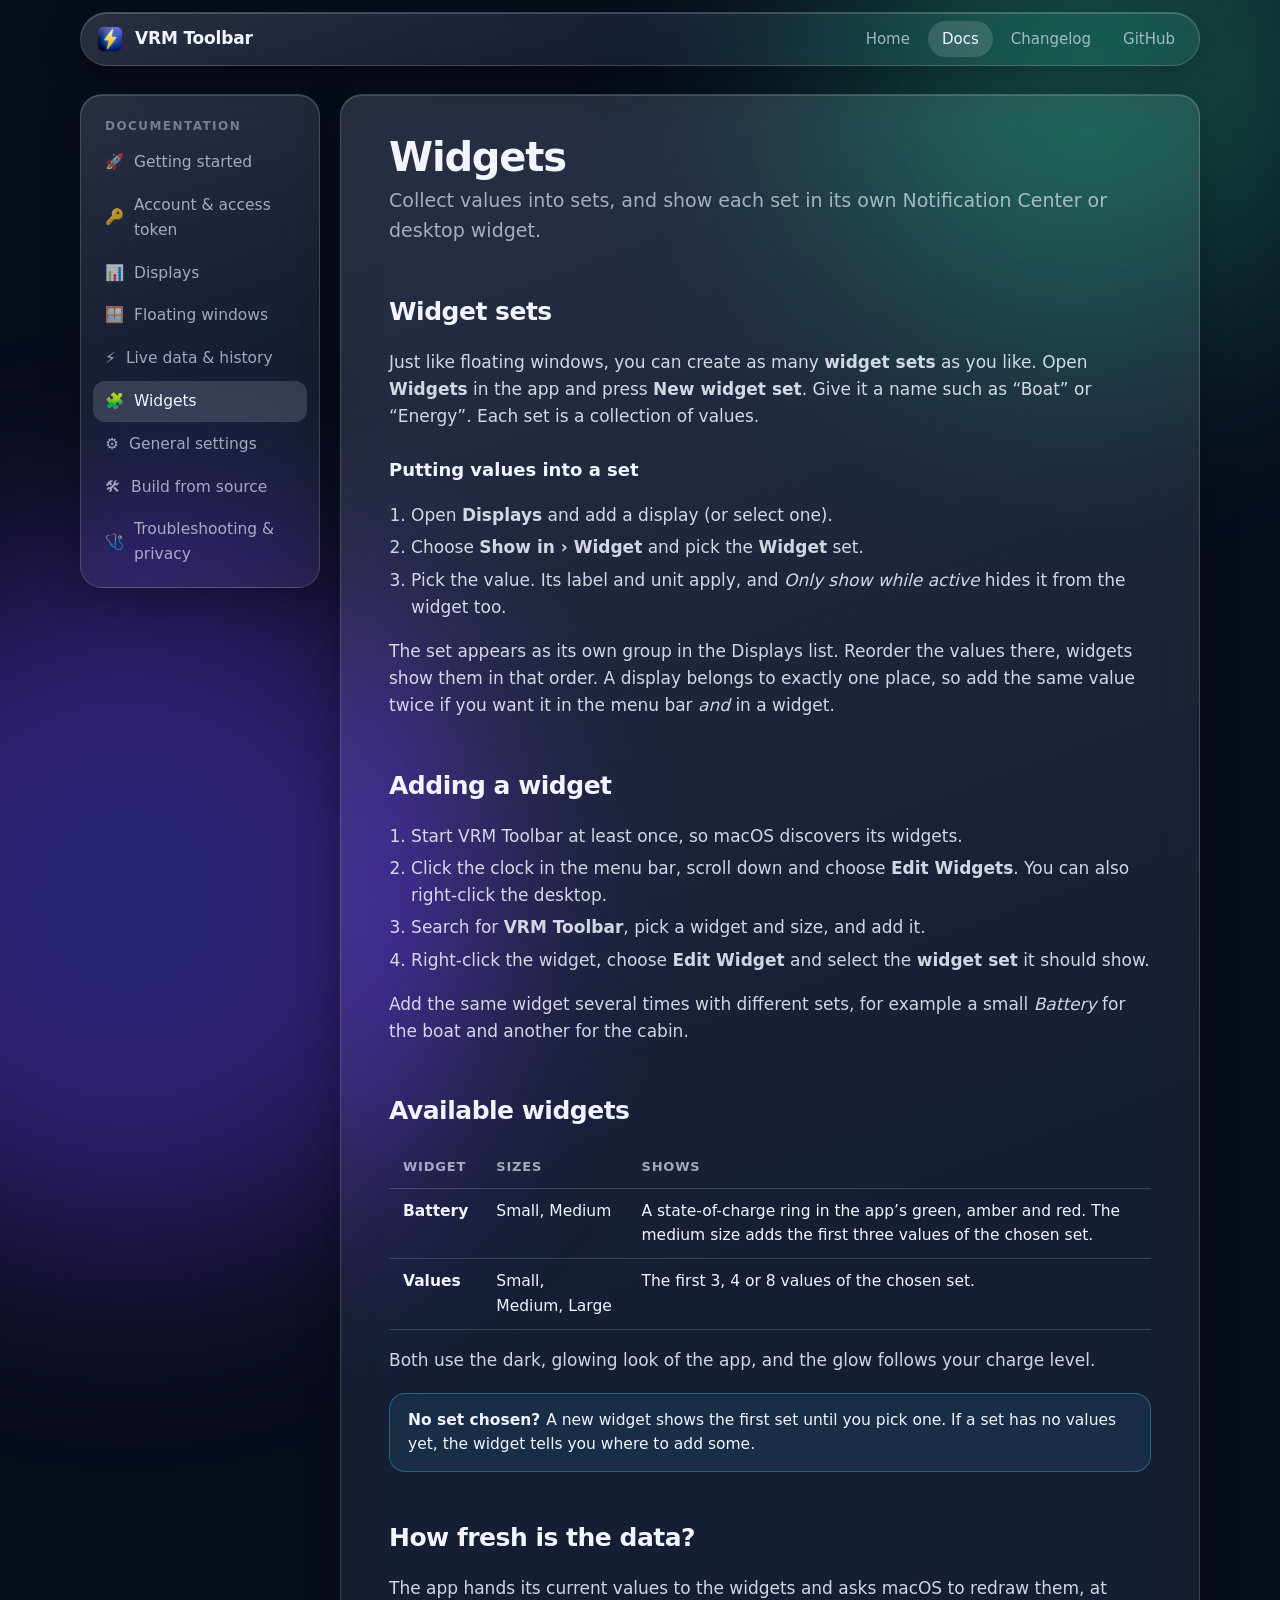
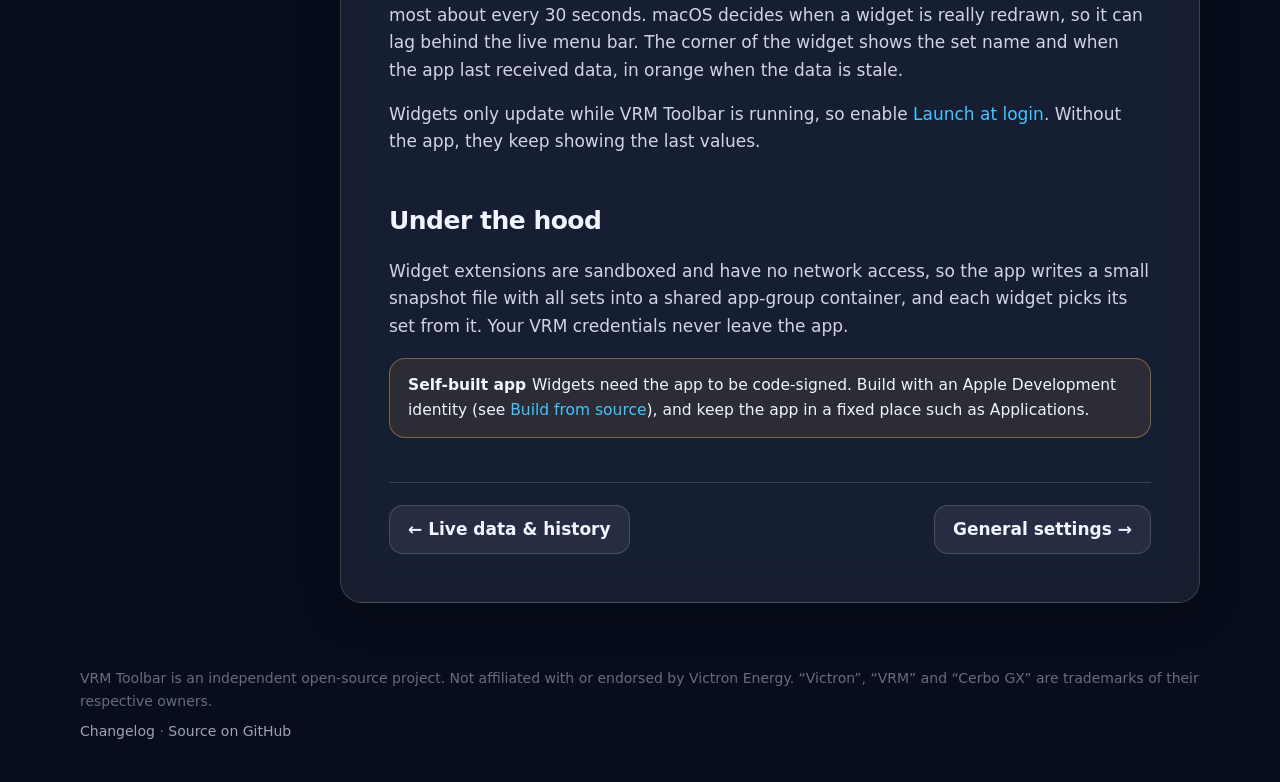
<file: docs/widgets.html>
<!DOCTYPE html>
<html lang="en"><head><meta charset="utf-8">
<meta name="viewport" content="width=device-width, initial-scale=1">
<title>Widgets · VRM Toolbar</title>
<meta name="description" content="Collect values into sets, and show each set in its own Notification Center or desktop widget.">
<meta name="theme-color" content="#080d1c">
<link rel="icon" href="assets/favicon.png">
<link rel="stylesheet" href="assets/style.css">
</head><body><header class="topbar glass">
<a class="brand" href="index.html"><img src="assets/icon.png" alt="">VRM Toolbar</a>
<nav><a class="hide-sm" href="index.html">Home</a><a class=" on" href="getting-started.html">Docs</a><a class="" href="changelog.html">Changelog</a><a class="" href="https://github.com/svenwal/VRM-Toolbar">GitHub</a></nav>
</header>
<div class="docs"><aside class="side glass"><h5>Documentation</h5><a class="" href="getting-started.html"><span>🚀</span>Getting started</a><a class="" href="account.html"><span>🔑</span>Account & access token</a><a class="" href="displays.html"><span>📊</span>Displays</a><a class="" href="windows.html"><span>🪟</span>Floating windows</a><a class="" href="live-and-history.html"><span>⚡</span>Live data & history</a><a class="on" href="widgets.html"><span>🧩</span>Widgets</a><a class="" href="settings.html"><span>⚙️</span>General settings</a><a class="" href="build.html"><span>🛠</span>Build from source</a><a class="" href="troubleshooting.html"><span>🩺</span>Troubleshooting & privacy</a></aside>
<main class="doc glass"><h1>Widgets</h1><p class="lede">Collect values into sets, and show each set in its own Notification Center or desktop widget.</p>
<h2>Widget sets</h2>
<p>Just like floating windows, you can create as many <b>widget sets</b> as you like. Open <b>Widgets</b> in the app and press <b>New widget set</b>. Give it a name such as “Boat” or “Energy”. Each set is a collection of values.</p>
<h3>Putting values into a set</h3>
<ol><li>Open <b>Displays</b> and add a display (or select one).</li>
<li>Choose <b>Show in › Widget</b> and pick the <b>Widget</b> set.</li>
<li>Pick the value. Its label and unit apply, and <i>Only show while active</i> hides it from the widget too.</li></ol>
<p>The set appears as its own group in the Displays list. Reorder the values there, widgets show them in that order. A display belongs to exactly one place, so add the same value twice if you want it in the menu bar <i>and</i> in a widget.</p>
<h2>Adding a widget</h2>
<ol><li>Start VRM Toolbar at least once, so macOS discovers its widgets.</li>
<li>Click the clock in the menu bar, scroll down and choose <b>Edit Widgets</b>. You can also right-click the desktop.</li>
<li>Search for <b>VRM Toolbar</b>, pick a widget and size, and add it.</li>
<li>Right-click the widget, choose <b>Edit Widget</b> and select the <b>widget set</b> it should show.</li></ol>
<p>Add the same widget several times with different sets, for example a small <i>Battery</i> for the boat and another for the cabin.</p>
<h2>Available widgets</h2>
<table><tr><th>Widget</th><th>Sizes</th><th>Shows</th></tr>
<tr><td><b>Battery</b></td><td>Small, Medium</td><td>A state-of-charge ring in the app’s green, amber and red. The medium size adds the first three values of the chosen set.</td></tr>
<tr><td><b>Values</b></td><td>Small, Medium, Large</td><td>The first 3, 4 or 8 values of the chosen set.</td></tr></table>
<p>Both use the dark, glowing look of the app, and the glow follows your charge level.</p>
<div class="note"><b>No set chosen?</b>A new widget shows the first set until you pick one. If a set has no values yet, the widget tells you where to add some.</div>
<h2>How fresh is the data?</h2>
<p>The app hands its current values to the widgets and asks macOS to redraw them, at most about every 30 seconds. macOS decides when a widget is really redrawn, so it can lag behind the live menu bar. The corner of the widget shows the set name and when the app last received data, in orange when the data is stale.</p>
<p>Widgets only update while VRM Toolbar is running, so enable <a href="settings.html">Launch at login</a>. Without the app, they keep showing the last values.</p>
<h2>Under the hood</h2>
<p>Widget extensions are sandboxed and have no network access, so the app writes a small snapshot file with all sets into a shared app-group container, and each widget picks its set from it. Your VRM credentials never leave the app.</p>
<div class="note warn"><b>Self-built app</b>Widgets need the app to be code-signed. Build with an Apple Development identity (see <a href="build.html">Build from source</a>), and keep the app in a fixed place such as Applications.</div>

<div class="pager"><a href="live-and-history.html">← Live data & history</a><a href="settings.html">General settings →</a></div></main></div><footer><span>VRM Toolbar is an independent open-source project. Not affiliated with or endorsed by Victron Energy. “Victron”, “VRM” and “Cerbo GX” are trademarks of their respective owners.</span>
<span><a href="changelog.html">Changelog</a> · <a href="https://github.com/svenwal/VRM-Toolbar">Source on GitHub</a></span></footer></body></html>
</file>
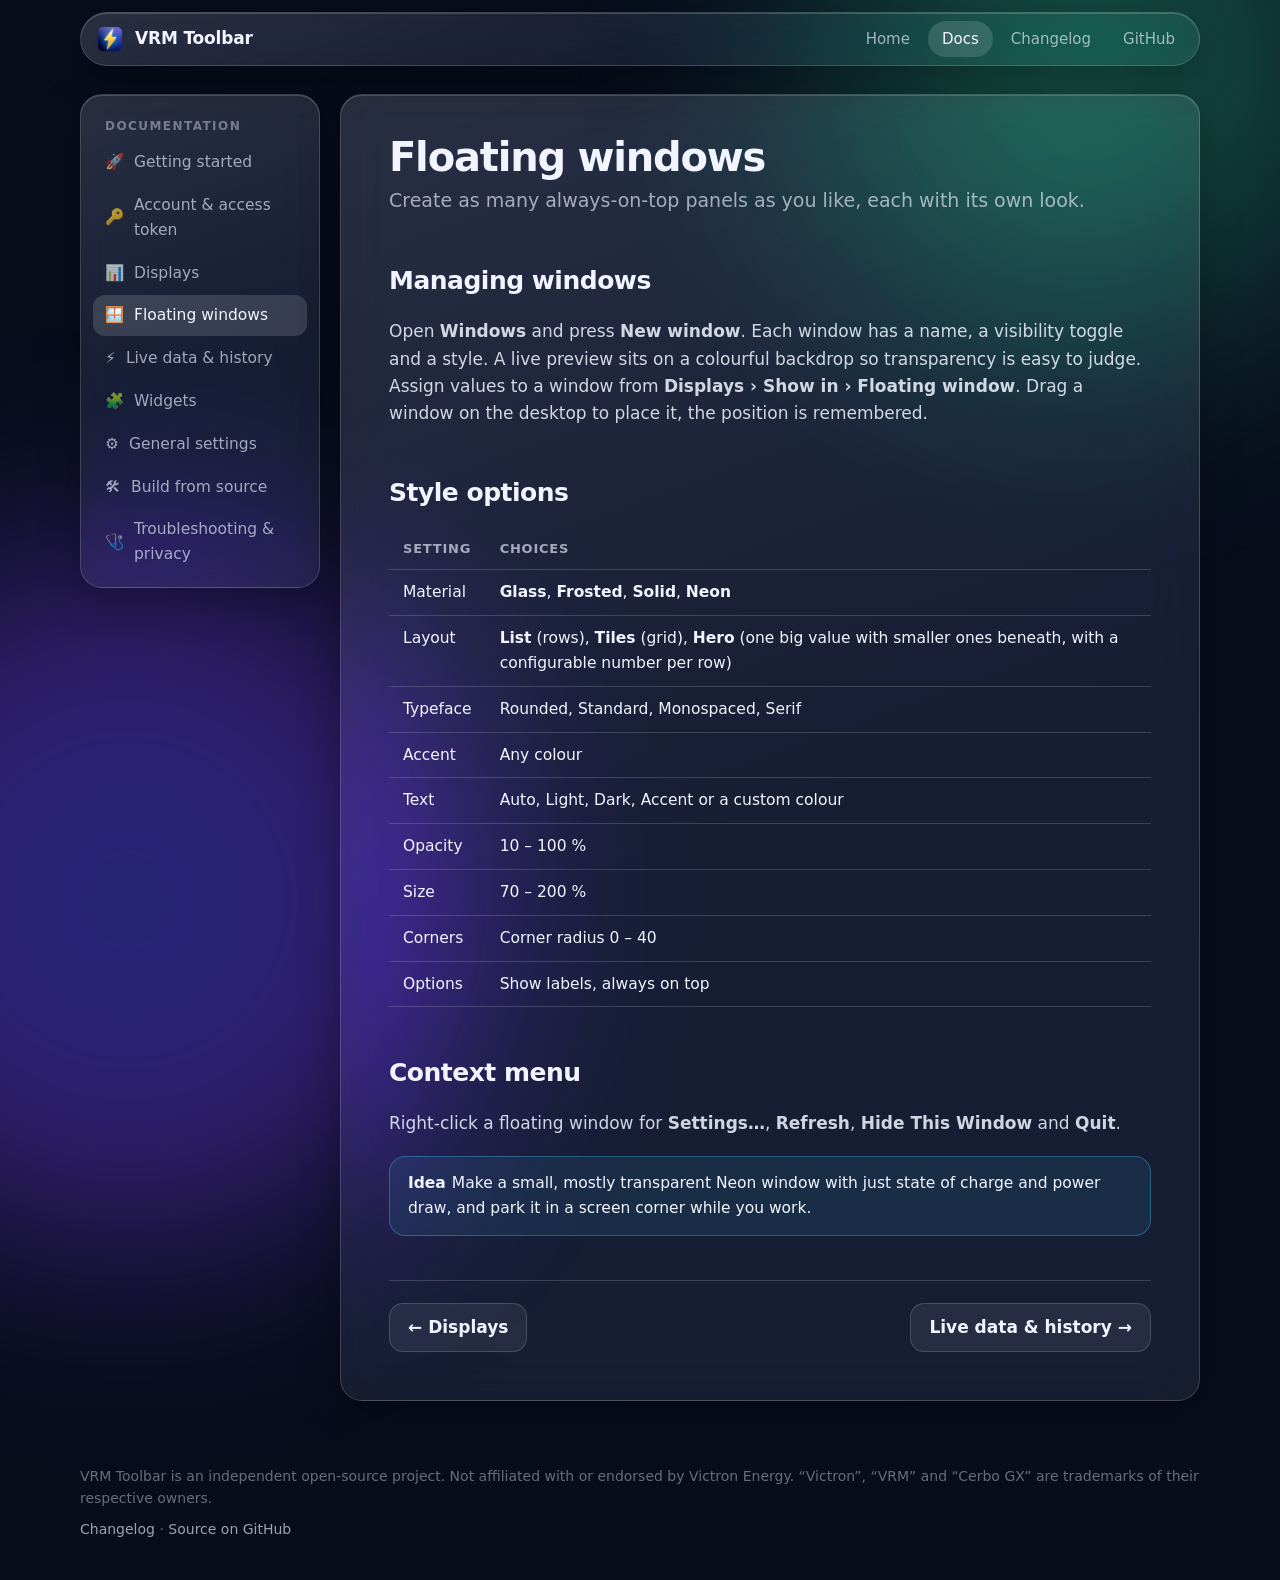
<file: docs/windows.html>
<!DOCTYPE html>
<html lang="en"><head><meta charset="utf-8">
<meta name="viewport" content="width=device-width, initial-scale=1">
<title>Floating windows · VRM Toolbar</title>
<meta name="description" content="Create as many always-on-top panels as you like, each with its own look.">
<meta name="theme-color" content="#080d1c">
<link rel="icon" href="assets/favicon.png">
<link rel="stylesheet" href="assets/style.css">
</head><body><header class="topbar glass">
<a class="brand" href="index.html"><img src="assets/icon.png" alt="">VRM Toolbar</a>
<nav><a class="hide-sm" href="index.html">Home</a><a class=" on" href="getting-started.html">Docs</a><a class="" href="changelog.html">Changelog</a><a class="" href="https://github.com/svenwal/VRM-Toolbar">GitHub</a></nav>
</header>
<div class="docs"><aside class="side glass"><h5>Documentation</h5><a class="" href="getting-started.html"><span>🚀</span>Getting started</a><a class="" href="account.html"><span>🔑</span>Account & access token</a><a class="" href="displays.html"><span>📊</span>Displays</a><a class="on" href="windows.html"><span>🪟</span>Floating windows</a><a class="" href="live-and-history.html"><span>⚡</span>Live data & history</a><a class="" href="widgets.html"><span>🧩</span>Widgets</a><a class="" href="settings.html"><span>⚙️</span>General settings</a><a class="" href="build.html"><span>🛠</span>Build from source</a><a class="" href="troubleshooting.html"><span>🩺</span>Troubleshooting & privacy</a></aside>
<main class="doc glass"><h1>Floating windows</h1><p class="lede">Create as many always-on-top panels as you like, each with its own look.</p>
<h2>Managing windows</h2>
<p>Open <b>Windows</b> and press <b>New window</b>. Each window has a name, a visibility toggle and a style. A live preview sits on a colourful backdrop so transparency is easy to judge. Assign values to a window from <b>Displays › Show in › Floating window</b>. Drag a window on the desktop to place it, the position is remembered.</p>
<h2>Style options</h2>
<table><tr><th>Setting</th><th>Choices</th></tr>
<tr><td>Material</td><td><b>Glass</b>, <b>Frosted</b>, <b>Solid</b>, <b>Neon</b></td></tr>
<tr><td>Layout</td><td><b>List</b> (rows), <b>Tiles</b> (grid), <b>Hero</b> (one big value with smaller ones beneath, with a configurable number per row)</td></tr>
<tr><td>Typeface</td><td>Rounded, Standard, Monospaced, Serif</td></tr>
<tr><td>Accent</td><td>Any colour</td></tr>
<tr><td>Text</td><td>Auto, Light, Dark, Accent or a custom colour</td></tr>
<tr><td>Opacity</td><td>10 – 100 %</td></tr>
<tr><td>Size</td><td>70 – 200 %</td></tr>
<tr><td>Corners</td><td>Corner radius 0 – 40</td></tr>
<tr><td>Options</td><td>Show labels, always on top</td></tr></table>
<h2>Context menu</h2>
<p>Right-click a floating window for <b>Settings…</b>, <b>Refresh</b>, <b>Hide This Window</b> and <b>Quit</b>.</p>
<div class="note"><b>Idea</b>Make a small, mostly transparent Neon window with just state of charge and power draw, and park it in a screen corner while you work.</div>

<div class="pager"><a href="displays.html">← Displays</a><a href="live-and-history.html">Live data & history →</a></div></main></div><footer><span>VRM Toolbar is an independent open-source project. Not affiliated with or endorsed by Victron Energy. “Victron”, “VRM” and “Cerbo GX” are trademarks of their respective owners.</span>
<span><a href="changelog.html">Changelog</a> · <a href="https://github.com/svenwal/VRM-Toolbar">Source on GitHub</a></span></footer></body></html>
</file>
<file: docs/assets/style.css>
/* VRM Toolbar site — mirrors the app: dark aurora, liquid-glass cards, rounded type, battery-coloured accents. */
:root {
  --bg: #080d1c;
  --ink: #f2f5ff;
  --muted: rgba(235, 240, 255, .66);
  --faint: rgba(235, 240, 255, .42);
  --good: #33e6a0;
  --warn: #ffbf40;
  --bad: #ff5966;
  --electric: #40c7ff;
  --violet: #6633cc;
  --accent: var(--good);
  --glass: rgba(255, 255, 255, .07);
  --glass-hi: rgba(255, 255, 255, .14);
  --edge: rgba(255, 255, 255, .16);
  --radius: 22px;
  --font: ui-rounded, "SF Pro Rounded", -apple-system, BlinkMacSystemFont, "Segoe UI", system-ui, sans-serif;
  --mono: ui-monospace, "SF Mono", Menlo, Consolas, monospace;
}
* { box-sizing: border-box; }
html { scroll-behavior: smooth; }
body {
  margin: 0; min-height: 100vh; color: var(--ink); font: 17px/1.6 var(--font);
  background: var(--bg); -webkit-font-smoothing: antialiased;
}
/* Drifting aurora, like AuroraBackground in the app */
body::before, body::after {
  content: ""; position: fixed; z-index: -1; pointer-events: none; border-radius: 50%; filter: blur(90px);
  width: 70vmax; height: 70vmax; opacity: .5; animation: drift 28s ease-in-out infinite alternate;
}
body::before { top: -30vmax; right: -20vmax; background: radial-gradient(circle, var(--accent), transparent 65%); opacity: .38; }
body::after { bottom: -35vmax; left: -25vmax; background: radial-gradient(circle, #2b3fd0, var(--violet) 40%, transparent 68%); animation-duration: 36s; }
@keyframes drift { to { transform: translate(6vmax, 5vmax) scale(1.12); } }
@media (prefers-reduced-motion: reduce) { * { animation: none !important; transition: none !important; } html { scroll-behavior: auto; } }

a { color: var(--electric); text-decoration: none; }
a:hover { text-decoration: underline; }
img { max-width: 100%; }
code, kbd { font-family: var(--mono); font-size: .88em; background: rgba(255, 255, 255, .1); padding: .12em .45em; border-radius: 7px; }
pre {
  margin: 1em 0; padding: 16px 20px; overflow-x: auto; font: 14px/1.6 var(--mono); border-radius: 16px;
  background: rgba(2, 5, 16, .6); border: 1px solid var(--edge);
}
pre code { background: none; padding: 0; font-size: inherit; }
.glass {
  background: linear-gradient(160deg, var(--glass-hi), var(--glass) 55%);
  border: 1px solid var(--edge); border-radius: var(--radius);
  backdrop-filter: blur(24px) saturate(1.6); -webkit-backdrop-filter: blur(24px) saturate(1.6);
  box-shadow: 0 10px 40px rgba(0, 0, 0, .28), inset 0 1px 0 rgba(255, 255, 255, .18);
}

/* Top bar */
.topbar {
  position: sticky; top: 12px; z-index: 20; margin: 12px auto 0; width: min(1120px, calc(100% - 24px));
  display: flex; align-items: center; gap: 8px; padding: 8px 10px 8px 14px; border-radius: 999px;
}
.brand { display: flex; align-items: center; gap: 10px; font-weight: 700; color: var(--ink); letter-spacing: -.01em; }
.brand img { width: 30px; height: 30px; }
.brand:hover { text-decoration: none; }
.topbar nav { margin-left: auto; display: flex; gap: 4px; flex-wrap: wrap; }
.topbar nav a { color: var(--muted); padding: 6px 14px; border-radius: 999px; font-size: 15px; font-weight: 500; }
.topbar nav a:hover { color: var(--ink); background: var(--glass); text-decoration: none; }
.topbar nav a.on { color: var(--ink); background: var(--glass-hi); }

/* Buttons */
.btn {
  display: inline-flex; align-items: center; gap: 8px; padding: 12px 22px; border-radius: 999px; font: 600 16px var(--font);
  color: var(--ink); background: var(--glass-hi); border: 1px solid var(--edge); cursor: pointer;
  box-shadow: inset 0 1px 0 rgba(255, 255, 255, .2); transition: transform .15s, background .15s;
}
.btn:hover { text-decoration: none; transform: translateY(-1px); background: rgba(255, 255, 255, .2); }
.btn.primary { background: linear-gradient(180deg, #4a8bff, #2f5fe0); border-color: rgba(255, 255, 255, .3); box-shadow: 0 6px 24px rgba(60, 110, 255, .45), inset 0 1px 0 rgba(255, 255, 255, .35); }
.btn.primary:hover { background: linear-gradient(180deg, #5b97ff, #3b6bea); }

/* Home */
.wrap { width: min(1120px, calc(100% - 40px)); margin: 0 auto; }
.hero { display: grid; grid-template-columns: 1.1fr .9fr; gap: 48px; align-items: center; padding: 72px 0 40px; }
.hero h1 { font-size: clamp(40px, 6vw, 68px); line-height: 1.04; letter-spacing: -.03em; margin: 18px 0 18px; font-weight: 800; }
.hero h1 em { font-style: normal; background: linear-gradient(90deg, var(--good), var(--electric)); -webkit-background-clip: text; background-clip: text; color: transparent; }
.hero p.lead { font-size: 20px; color: var(--muted); max-width: 34em; margin: 0 0 28px; }
.hero .actions { display: flex; gap: 12px; flex-wrap: wrap; }
.badge { display: inline-flex; gap: 8px; align-items: center; padding: 6px 14px; border-radius: 999px; font-size: 14px; color: var(--muted); }
.badge i { width: 8px; height: 8px; border-radius: 50%; background: var(--good); box-shadow: 0 0 10px var(--good); }
.app-icon { width: 96px; height: 96px; filter: drop-shadow(0 12px 30px rgba(70, 90, 255, .5)); }

/* Hero mock: menu bar + overview card */
.stage { position: relative; display: grid; gap: 18px; }
.menubar { display: flex; align-items: center; gap: 18px; padding: 7px 16px; border-radius: 12px; font: 600 13px var(--font); background: rgba(10, 14, 30, .72); border: 1px solid var(--edge); color: #fff; }
.menubar .spacer { flex: 1; }
.menubar span.v { display: inline-flex; gap: 5px; align-items: center; }
.menubar .bolt { color: var(--warn); }
.menubar .dim { color: var(--faint); font-weight: 500; }
.overview { display: flex; align-items: center; gap: 22px; padding: 22px; border-radius: 28px; position: relative; }
.overview::after { content: ""; position: absolute; inset: 0; border-radius: inherit; background: radial-gradient(120% 120% at 100% 0, rgba(51, 230, 160, .22), transparent 60%); pointer-events: none; }
.ring { --p: 87; --c: var(--good); position: relative; width: 130px; height: 130px; flex: none; }
.ring svg { width: 100%; height: 100%; transform: rotate(-90deg); overflow: visible; }
.ring circle { fill: none; stroke-width: 14; stroke-linecap: round; }
.ring .track { stroke: rgba(255, 255, 255, .1); }
.ring .bar { stroke: var(--c); stroke-dasharray: 100; stroke-dashoffset: calc(100 - var(--p)); filter: drop-shadow(0 0 7px var(--c)); transition: stroke-dashoffset 1s ease, stroke .6s; }
.ring b { position: absolute; inset: 0; display: grid; place-items: center; font-size: 30px; font-weight: 700; font-variant-numeric: tabular-nums; }
.overview h3 { margin: 0; font-size: 22px; }
.overview p { margin: 4px 0 0; color: var(--muted); font-size: 15px; line-height: 1.45; }
.tiles { display: grid; grid-template-columns: repeat(3, 1fr); gap: 12px; }
.tile { padding: 14px 16px; border-radius: 20px; }
.tile small { display: block; color: var(--muted); font-size: 12px; }
.tile strong { font-size: 26px; font-weight: 700; font-variant-numeric: tabular-nums; letter-spacing: -.01em; }

/* Sections */
section.block { padding: 64px 0 8px; }
.eyebrow { color: var(--electric); font-weight: 700; font-size: 13px; letter-spacing: .14em; text-transform: uppercase; }
h2.title { font-size: clamp(28px, 4vw, 42px); letter-spacing: -.025em; line-height: 1.1; margin: 8px 0 12px; }
p.sub { color: var(--muted); font-size: 19px; max-width: 40em; margin: 0 0 32px; }
.grid3 { display: grid; grid-template-columns: repeat(auto-fit, minmax(320px, 1fr)); gap: 16px; }
.card { padding: 26px; }
.card .ico { width: 46px; height: 46px; display: grid; place-items: center; border-radius: 15px; font-size: 22px; margin-bottom: 14px; background: rgba(64, 199, 255, .14); border: 1px solid rgba(64, 199, 255, .3); }
.card h3 { margin: 0 0 6px; font-size: 19px; letter-spacing: -.01em; }
.card p { margin: 0; color: var(--muted); font-size: 15.5px; }

/* Floating-window showcase */
.showcase { display: grid; grid-template-columns: repeat(auto-fit, minmax(240px, 1fr)); gap: 18px; padding: 28px; border-radius: 30px;
  background: linear-gradient(135deg, #1a3380, #8c3380 55%, #e6802f); border: 1px solid var(--edge); box-shadow: 0 20px 60px rgba(0, 0, 0, .4); }
.fw { padding: 16px 18px; border-radius: 22px; color: #fff; display: grid; gap: 8px; align-content: start; }
.fw .row { display: flex; justify-content: space-between; gap: 12px; font-variant-numeric: tabular-nums; }
.fw .row span:first-child { opacity: .72; font-size: 14px; }
.fw .row span:last-child { font-weight: 700; }
.fw h4 { margin: 0 0 2px; font-size: 12px; letter-spacing: .12em; text-transform: uppercase; opacity: .6; }
.fw.glass-m { background: rgba(255, 255, 255, .16); backdrop-filter: blur(20px); border: 1px solid rgba(255, 255, 255, .35); }
.fw.frosted { background: rgba(240, 244, 255, .72); color: #101830; backdrop-filter: blur(30px); }
.fw.solid { background: #0e1430; border: 1px solid rgba(255, 255, 255, .1); }
.fw.neon { background: rgba(3, 6, 20, .88); border: 1.5px solid var(--electric); box-shadow: 0 0 22px rgba(64, 199, 255, .65), inset 0 0 14px rgba(64, 199, 255, .25); font-family: var(--mono); }
.fw.neon .row span:last-child { color: var(--electric); text-shadow: 0 0 10px var(--electric); }
.fw .tag { font-size: 11px; opacity: .55; text-transform: uppercase; letter-spacing: .1em; }

.steps { counter-reset: s; display: grid; gap: 14px; padding: 0; list-style: none; }
.steps li { counter-increment: s; display: flex; gap: 18px; padding: 20px 24px; align-items: flex-start; }
.steps li::before { content: counter(s); flex: none; width: 36px; height: 36px; border-radius: 50%; display: grid; place-items: center; font-weight: 700; background: linear-gradient(180deg, #4a8bff, #2f5fe0); box-shadow: 0 4px 14px rgba(60, 110, 255, .45); }
.steps b { display: block; font-size: 18px; }
.steps span { color: var(--muted); font-size: 15.5px; }
.cta { text-align: center; padding: 48px 28px; margin: 72px 0 0; border-radius: 32px; }
.cta h2 { margin: 0 0 10px; font-size: 34px; letter-spacing: -.02em; }
.cta p { color: var(--muted); margin: 0 0 24px; }

footer { margin: 64px auto 40px; width: min(1120px, calc(100% - 40px)); color: var(--faint); font-size: 14px; display: flex; flex-wrap: wrap; gap: 8px 24px; justify-content: space-between; }
footer a { color: var(--muted); }

/* Docs */
.docs { width: min(1120px, calc(100% - 24px)); margin: 28px auto 0; display: grid; grid-template-columns: 240px 1fr; gap: 20px; align-items: start; }
.side { position: sticky; top: 84px; padding: 12px; display: grid; gap: 2px; }
.side h5 { margin: 10px 12px 4px; color: var(--faint); font-size: 12px; letter-spacing: .12em; text-transform: uppercase; }
.side a { display: flex; gap: 10px; align-items: center; padding: 8px 12px; border-radius: 12px; color: var(--muted); font-weight: 500; font-size: 15.5px; }
.side a:hover { background: var(--glass); color: var(--ink); text-decoration: none; }
.side a.on { background: var(--glass-hi); color: var(--ink); }
.doc { padding: 40px 48px 48px; min-width: 0; }
.doc h1 { font-size: 40px; letter-spacing: -.03em; margin: 0 0 6px; line-height: 1.1; }
.doc .lede { color: var(--muted); font-size: 19px; margin: 0 0 28px; }
.doc h2 { font-size: 25px; letter-spacing: -.02em; margin: 40px 0 8px; padding-top: 6px; }
.doc h3 { font-size: 18px; margin: 26px 0 4px; }
.doc p, .doc li { color: rgba(240, 244, 255, .86); }
.doc ul, .doc ol { padding-left: 1.3em; }
.doc li { margin: .3em 0; }
.doc table { width: 100%; border-collapse: collapse; margin: 1em 0; font-size: 15.5px; }
.doc th, .doc td { text-align: left; padding: 10px 14px; border-bottom: 1px solid var(--edge); vertical-align: top; }
.doc th { color: var(--muted); font-weight: 600; font-size: 13px; letter-spacing: .06em; text-transform: uppercase; }
.note { margin: 1.2em 0; padding: 14px 18px; border-radius: 16px; border: 1px solid rgba(64, 199, 255, .35); background: rgba(64, 199, 255, .09); font-size: 15.5px; }
.note.warn { border-color: rgba(255, 191, 64, .4); background: rgba(255, 191, 64, .09); }
.note b:first-child { margin-right: 6px; }
.pager { display: flex; justify-content: space-between; gap: 12px; margin-top: 44px; padding-top: 22px; border-top: 1px solid var(--edge); }
.pager a { padding: 10px 18px; border-radius: 14px; background: var(--glass); border: 1px solid var(--edge); color: var(--ink); font-weight: 600; }
.pager a:hover { background: var(--glass-hi); text-decoration: none; }

@media (max-width: 900px) {
  .hero { grid-template-columns: 1fr; padding-top: 40px; }
  .docs { grid-template-columns: 1fr; }
  .side { position: static; grid-template-columns: repeat(auto-fit, minmax(150px, 1fr)); }
  .side h5 { display: none; }
  .doc { padding: 28px 22px 34px; }
  .topbar nav a { padding: 6px 10px; }
  .topbar nav a.hide-sm { display: none; }
}
</file>
